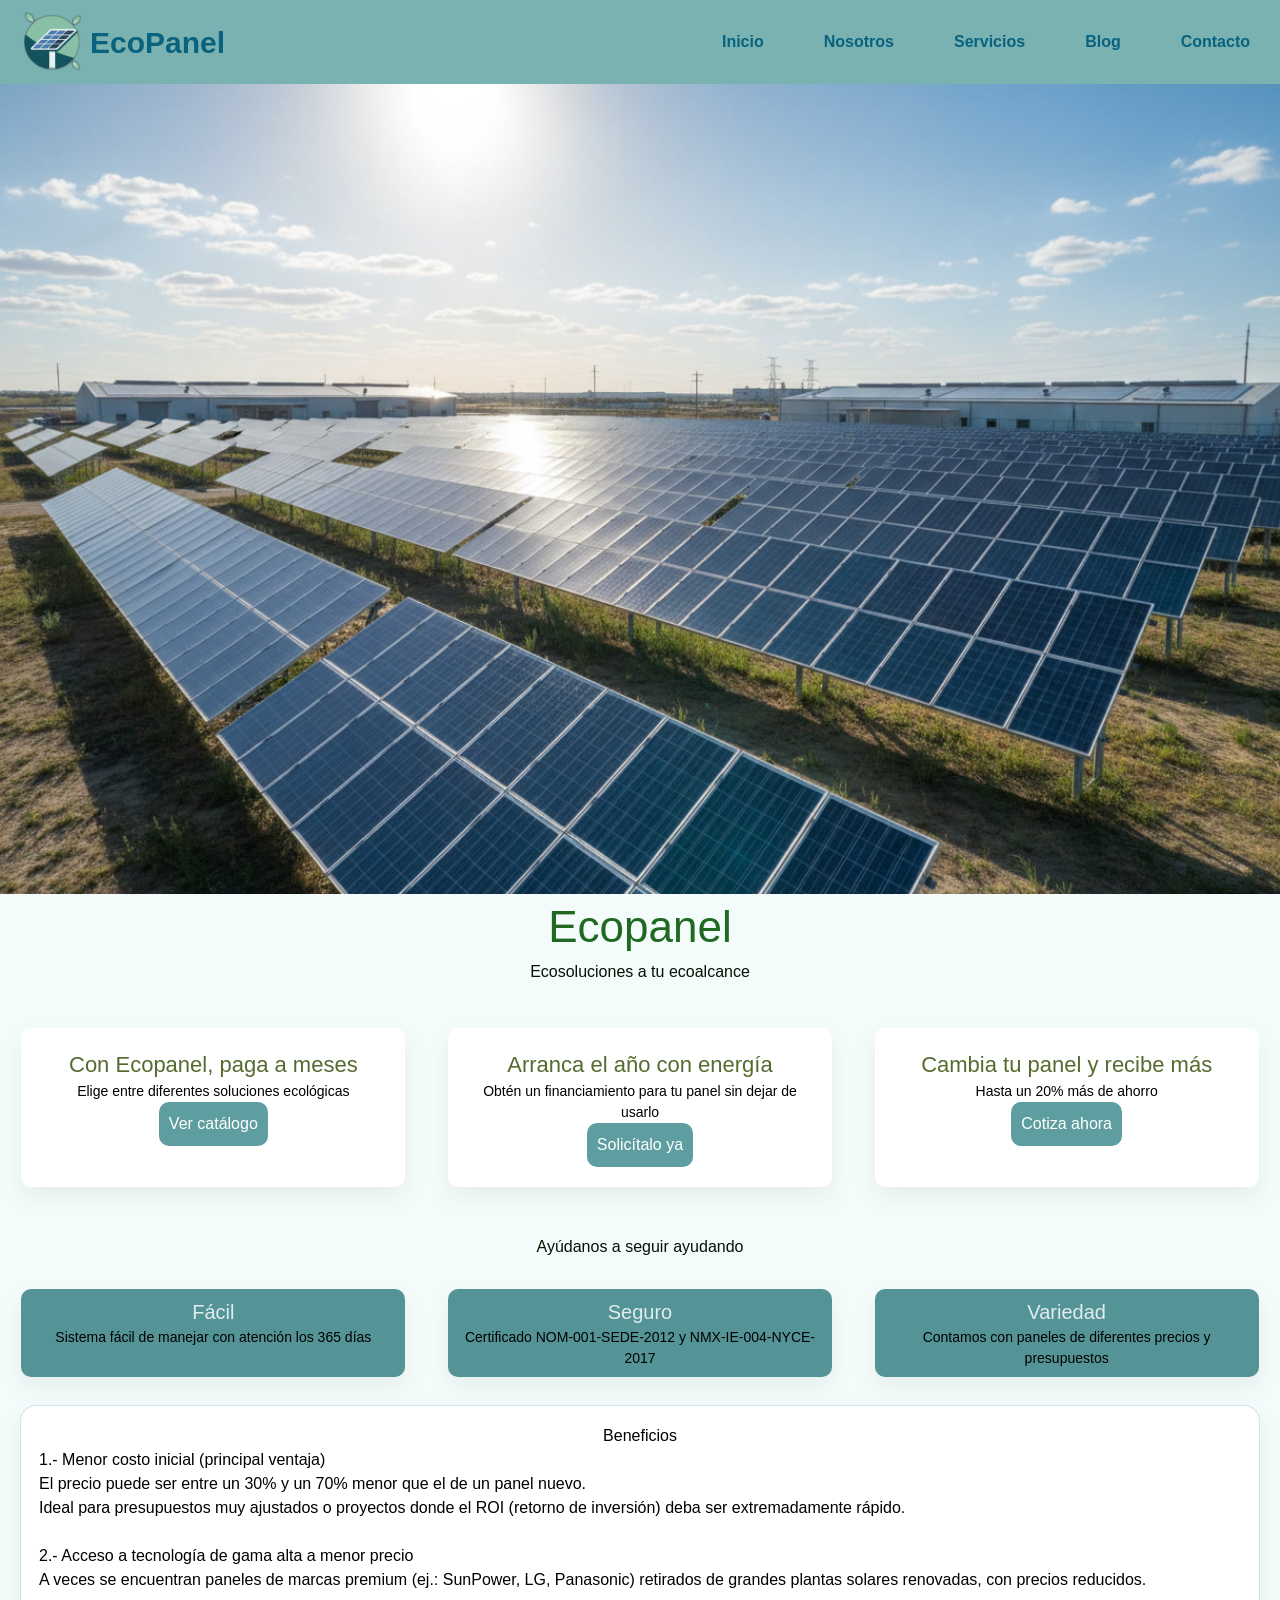
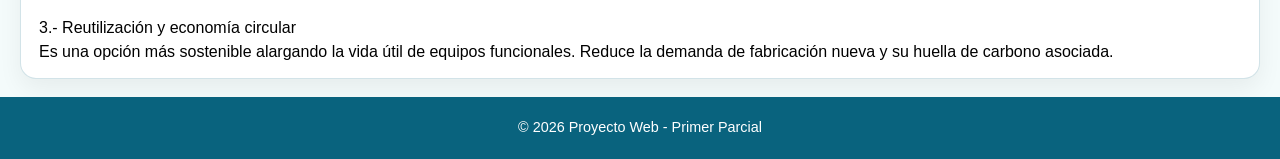
<file: index.html>
<!doctype html>
<html lang="en">
  <head>
    <meta charset="UTF-8" />
    <meta name="viewport" content="width=device-width, initial-scale=1.0" />
    <title>EcoPanel</title>
    <link
      rel="icon"
      type="image/x-Icon"
      href="./Assets/img/Icon-EcoPanel.PNG"
    />
    <link rel="stylesheet" href="./Assets/css/normalizer.css" />
    <link rel="stylesheet" href="./Assets/css/style1.css" />
    <link rel="stylesheet" href="./Assets/css/style2.css" />
  </head>
  <body>
    <header>
      <!--Menu de navegación-->
      <nav class="Menu-Navegacion">
        <ul class="nav-menu-logo">
          <li class="nav-menu-logo-li">
            <div>
              <a href="index.html">
                <img src="./Assets/img/Icon-EcoPanel.PNG" alt="Logo EcoPanel" />
              </a>
              <a href="index.html"> EcoPanel </a>
            </div>
          </li>
        </ul>
        <ul class="nav-menu">
          <li><a href="index.html">Inicio</a></li>
          <li><a href="Nosotros.html">Nosotros</a></li>
          <li class="Sub-menu">
            <a href="">Servicios</a>
            <ul>
              <li>
                <a href="./Compranos.html"
                  >Compranos
                  <img src="./Assets/img/flecha-right.png" alt="Flecha derecha"
                /></a>
              </li>
              <li>
                <a href="./Vendenos.html"
                  >Vendenos
                  <img src="./Assets/img/flecha-right.png" alt="Flecha derecha"
                /></a>
              </li>
            </ul>
          </li>
          <li><a href="Blog.html">Blog</a></li>
          <li><a href="Contacto.html">Contacto</a></li>
        </ul>
      </nav>
    </header>
    <!--Cuerpo-->
    <main>
      <!--Banner/Slide-->
      <div class="Container">
        <div class="slide">
          <ul>
            <li>
              <img src="./Assets/img/paneles-comerciales1.jpg" alt="img 1" />
            </li>
            <li>
              <img src="./Assets/img/paneles-comerciales2.jpg" alt="img 2" />
            </li>
            <li>
              <img src="./Assets/img/paneles-industriales.jpg" alt="img 3" />
            </li>
            <li>
              <img src="./Assets/img/paneles-residenciales.jpg" alt="img 4" />
            </li>
          </ul>
        </div>
      </div>
      <!--Contenido-->
      <h1 class="Inicio_titulo">Ecopanel</h1>
      <h3 class="Inicio_sub1">Ecosoluciones a tu ecoalcance</h3>
      <br />
      <div class="Inicio_b">
        <div class="Inicio_sec1">
          <h2 class="Inicio_h2">Con Ecopanel, paga a meses</h2>
          <p>Elige entre diferentes soluciones ecológicas</p>
          <button>Ver catálogo</button>
        </div>

        <div class="Inicio_sec1">
          <h2 class="Inicio_h2">Arranca el año con energía</h2>
          <p>Obtén un financiamiento para tu panel sin dejar de usarlo</p>
          <button>Solicítalo ya</button>
        </div>

        <div class="Inicio_sec1">
          <h2 class="Inicio_h2">Cambia tu panel y recibe más</h2>
          <p>Hasta un 20% más de ahorro</p>
          <button>Cotiza ahora</button>
        </div>
      </div>
      <br />
      <br />
      <h3 class="Inicio_sub2">Ayúdanos a seguir ayudando</h3>
      <div class="Inicio_b2">
        <div class="Inicio_sec2">
          <h2 class="Inicioh22">Fácil</h2>
          <p>Sistema fácil de manejar con atención los 365 días</p>
        </div>
        <div class="Inicio_sec2">
          <h2 class="Inicioh22">Seguro</h2>
          <p>Certificado NOM-001-SEDE-2012 y NMX-IE-004-NYCE-2017</p>
        </div>
        <div class="Inicio_sec2">
          <h2 class="Inicioh22">Variedad</h2>
          <p>Contamos con paneles de diferentes precios y presupuestos</p>
        </div>
      </div>

      <section class="Inicio_seccion1">
        <h2 class="Inicioh23">Beneficios</h2>
        <ol>
          <li>
            1.- Menor costo inicial (principal ventaja)
            <p>
              El precio puede ser entre un 30% y un 70% menor que el de un panel
              nuevo.<br />
              Ideal para presupuestos muy ajustados o proyectos donde el ROI
              (retorno de inversión) deba ser extremadamente rápido.
            </p>
          </li>
          <br />
          <li>
            2.- Acceso a tecnología de gama alta a menor precio
            <p>
              A veces se encuentran paneles de marcas premium (ej.: SunPower,
              LG, Panasonic) retirados de grandes plantas solares renovadas, con
              precios reducidos.
            </p>
          </li>
          <br />
          <li>
            3.- Reutilización y economía circular
            <p>
              Es una opción más sostenible alargando la vida útil de equipos
              funcionales. Reduce la demanda de fabricación nueva y su huella de
              carbono asociada.
            </p>
          </li>
        </ol>
      </section>

      <!--Fin Contenido-->
    </main>
    <!--Pie de Pagina-->
    <footer>
      <p>&copy; 2026 Proyecto Web - Primer Parcial</p>
    </footer>
  </body>
</html>
</file>
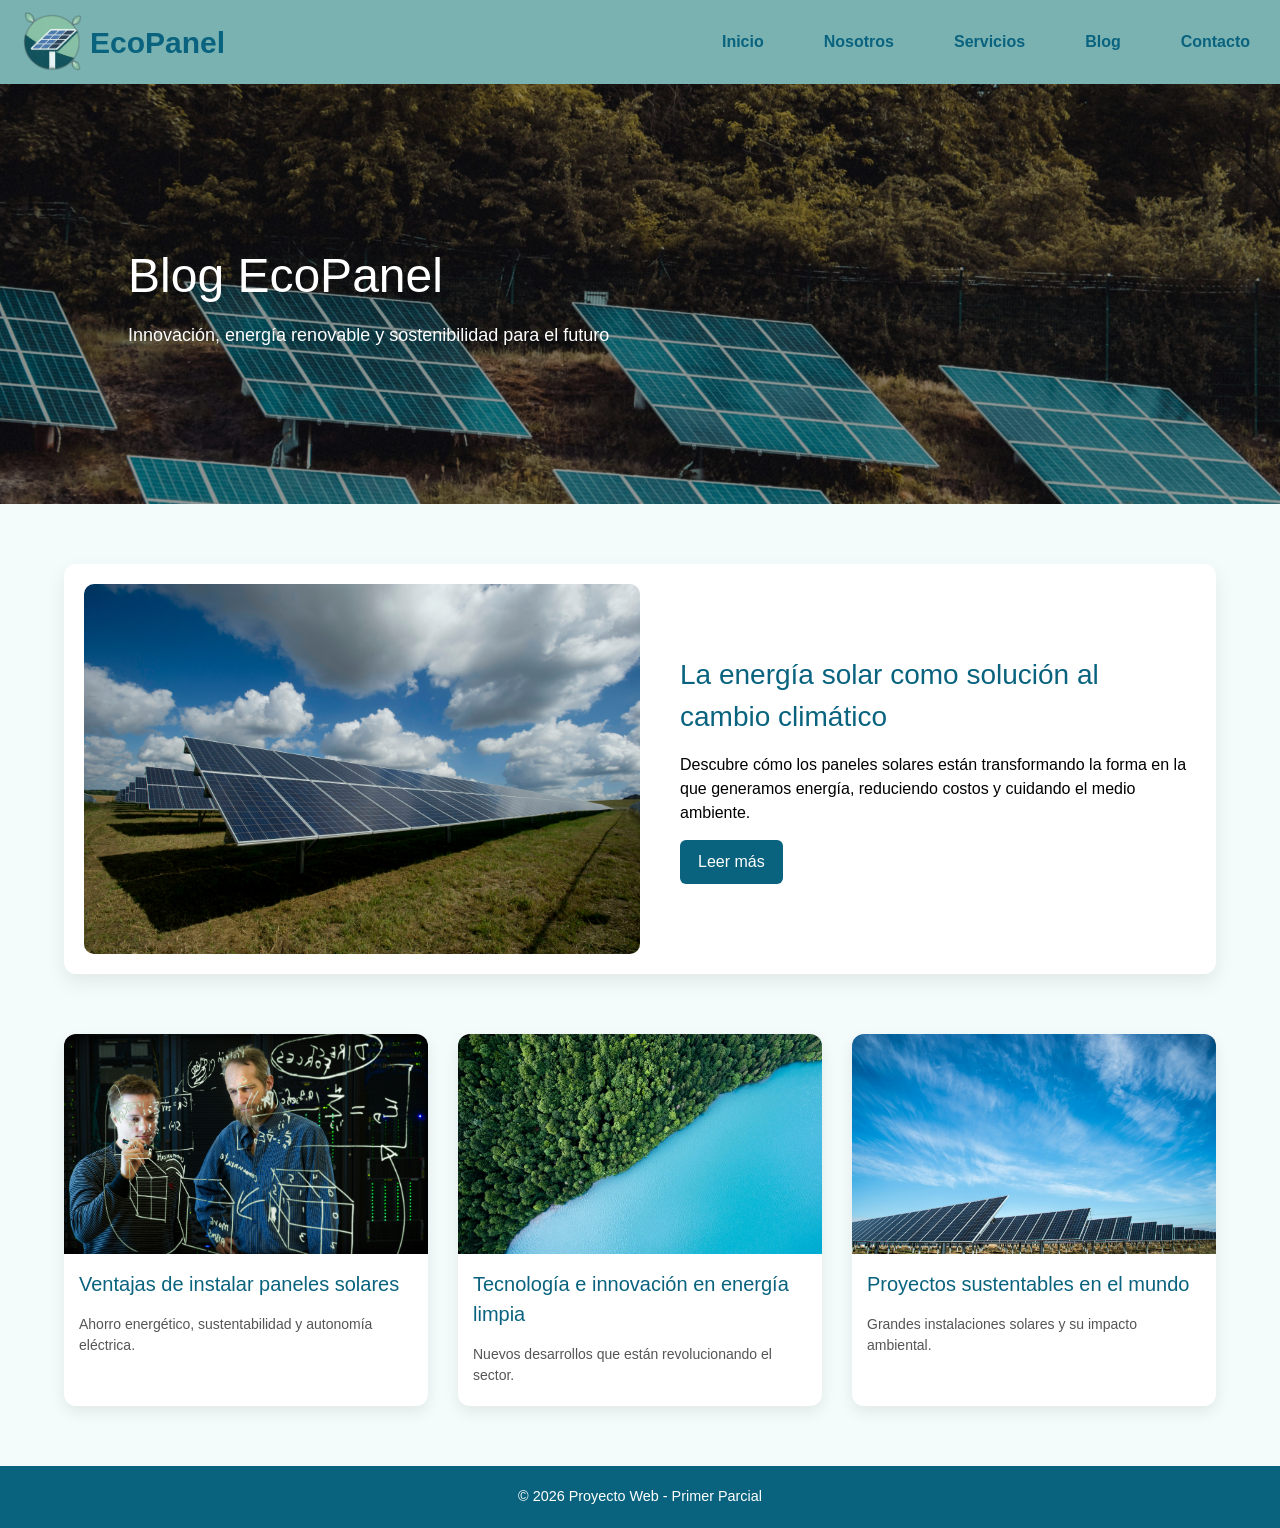
<file: Blog.html>
<!doctype html>
<html lang="en">
  <head>
    <meta charset="UTF-8" />
    <meta name="viewport" content="width=device-width, initial-scale=1.0" />
    <title>Blog | EcoPanel</title>
    <link
      rel="icon"
      type="image/x-Icon"
      href="./Assets/img/Icon-EcoPanel.PNG"
    />

    <link rel="stylesheet" href="./Assets/css/normalizer.css" />
    <link rel="stylesheet" href="./Assets/css/style1.css" />
    <link rel="stylesheet" href="./Assets/css/style6.css" />
  </head>

  <body>
    <header>
      <nav class="Menu-Navegacion">
        <ul class="nav-menu-logo">
          <li class="nav-menu-logo-li">
            <div>
              <a href="index.html">
                <img src="./Assets/img/Icon-EcoPanel.PNG" alt="Logo EcoPanel" />
              </a>
              <a href="index.html">EcoPanel</a>
            </div>
          </li>
        </ul>

        <ul class="nav-menu">
          <li><a href="index.html">Inicio</a></li>
          <li><a href="Nosotros.html">Nosotros</a></li>
          <li class="Sub-menu">
            <a href="">Servicios</a>
            <ul>
              <li>
                <a href="./Compranos.html"
                  >Compranos <img src="./Assets/img/flecha-right.png"
                /></a>
              </li>
              <li>
                <a href="./Vendenos.html"
                  >Vendenos <img src="./Assets/img/flecha-right.png"
                /></a>
              </li>
            </ul>
          </li>
          <li><a href="Blog.html">Blog</a></li>
          <li><a href="Contacto.html">Contacto</a></li>
        </ul>
      </nav>
    </header>

    <main>
      <!-- HERO BLOG -->
      <section class="blog-hero">
        <img src="./Assets/img/blog1.jpg" />
        <div class="blog-hero-text">
          <h1>Blog EcoPanel</h1>
          <p>Innovación, energía renovable y sostenibilidad para el futuro</p>
        </div>
      </section>

      <!-- CONTENIDO -->
      <section class="blog-container">
        <!-- ARTICULO PRINCIPAL -->
        <article class="blog-destacado">
          <img src="./Assets/img/blog2.jpg" />
          <div>
            <h2>La energía solar como solución al cambio climático</h2>
            <p>
              Descubre cómo los paneles solares están transformando la forma en
              la que generamos energía, reduciendo costos y cuidando el medio
              ambiente.
            </p>
            <a href="#">Leer más</a>
          </div>
        </article>

        <!-- GRID ARTICULOS -->
        <div class="blog-grid">
          <article class="blog-card">
            <img src="./Assets/img/blog3.jpg" />
            <h3>Ventajas de instalar paneles solares</h3>
            <p>Ahorro energético, sustentabilidad y autonomía eléctrica.</p>
          </article>

          <article class="blog-card">
            <img src="./Assets/img/blog4.jpg" />
            <h3>Tecnología e innovación en energía limpia</h3>
            <p>Nuevos desarrollos que están revolucionando el sector.</p>
          </article>

          <article class="blog-card">
            <img src="./Assets/img/blog5.jpg" />
            <h3>Proyectos sustentables en el mundo</h3>
            <p>Grandes instalaciones solares y su impacto ambiental.</p>
          </article>
        </div>
      </section>
    </main>

    <footer>
      <p>&copy; 2026 Proyecto Web - Primer Parcial</p>
    </footer>
  </body>
</html>
</file>
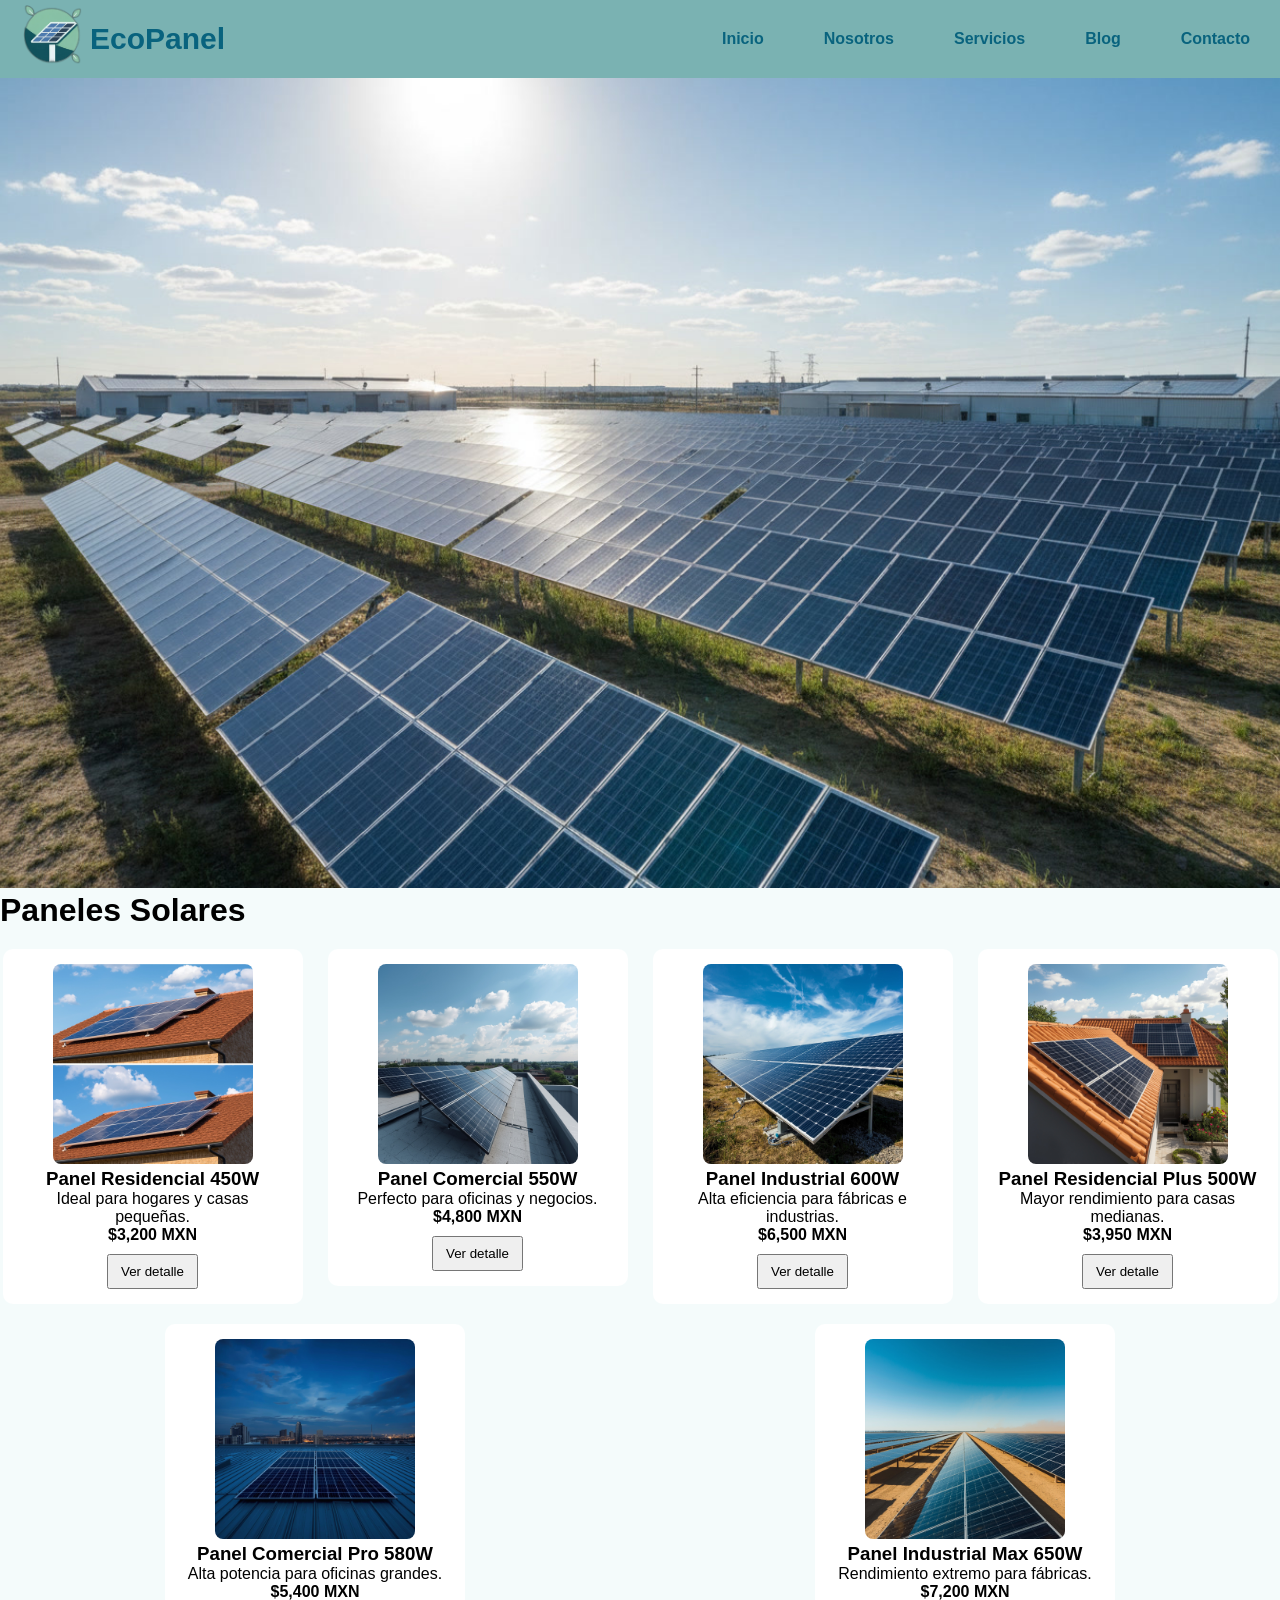
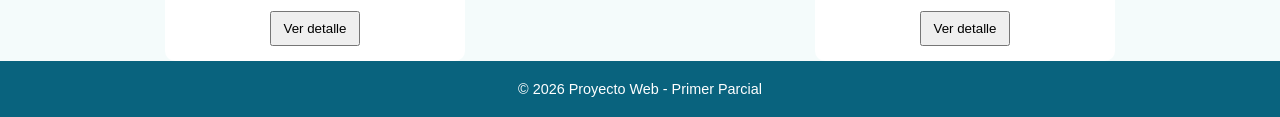
<file: Compranos.html>
<!doctype html>
<html lang="en">
  <head>
    <meta charset="UTF-8" />
    <meta name="viewport" content="width=device-width, initial-scale=1.0" />
    <title>EcoPanel</title>
    <link
      rel="icon"
      type="image/x-Icon"
      href="./Assets/img/Icon-EcoPanel.PNG"
    />
    <link rel="stylesheet" href="./Assets/css/style1.css" />
    <link rel="stylesheet" href="./Assets/css/style5.css" />
  </head>
  <body>
    <header>
      <!--Menu de navegación-->
      <nav class="Menu-Navegacion">
        <ul class="nav-menu-logo">
          <li class="nav-menu-logo-li">
            <div>
              <a href="index.html">
                <img src="./Assets/img/Icon-EcoPanel.PNG" alt="Logo EcoPanel" />
              </a>
              <a href="index.html"> EcoPanel </a>
            </div>
          </li>
        </ul>
        <ul class="nav-menu">
          <li><a href="index.html">Inicio</a></li>
          <li><a href="Nosotros.html">Nosotros</a></li>
          <li class="Sub-menu">
            <a href="">Servicios</a>
            <ul>
              <li>
                <a href="./Compranos.html"
                  >Compranos
                  <img src="./Assets/img/flecha-right.png" alt="Flecha derecha"
                /></a>
              </li>
              <li>
                <a href="./Vendenos.html"
                  >Vendenos
                  <img src="./Assets/img/flecha-right.png" alt="Flecha derecha"
                /></a>
              </li>
            </ul>
          </li>
          <li><a href="Blog.html">Blog</a></li>
          <li><a href="Contacto.html">Contacto</a></li>
        </ul>
      </nav>
    </header>
    <!--Cuerpo-->
    <main>
      <!--Banner/Slide-->
      <div class="Container">
        <div class="slide">
          <ul>
            <li>
              <img src="./Assets/img/paneles-comerciales1.jpg" alt="img 1" />
            </li>
            <li>
              <img src="./Assets/img/paneles-comerciales2.jpg" alt="img 2" />
            </li>
            <li>
              <img src="./Assets/img/paneles-industriales.jpg" alt="img 3" />
            </li>
            <li>
              <img src="./Assets/img/paneles-residenciales.jpg" alt="img 4" />
            </li>
          </ul>
        </div>
      </div>
      <!--Contenido-->
      <h1>Paneles Solares</h1>

      <div class="flex-contenedor">
        <div class="flex-item">
          <img
            src="./Assets/img/panel-residencial.jpg"
            alt="Panel Residencial"
          />
          <h3>Panel Residencial 450W</h3>
          <p>Ideal para hogares y casas pequeñas.</p>
          <p><strong>$3,200 MXN</strong></p>
          <a href="#"><button>Ver detalle</button></a>
        </div>

        <div class="flex-item">
          <img src="./Assets/img/panel-comercial.jpg" alt="Panel Comercial" />
          <h3>Panel Comercial 550W</h3>
          <p>Perfecto para oficinas y negocios.</p>
          <p><strong>$4,800 MXN</strong></p>
          <a href="#"><button>Ver detalle</button></a>
        </div>

        <div class="flex-item">
          <img
            src="./Assets/img/paneless-industriales.jpg"
            alt="Panel Industrial"
          />
          <h3>Panel Industrial 600W</h3>
          <p>Alta eficiencia para fábricas e industrias.</p>
          <p><strong>$6,500 MXN</strong></p>
          <a href="#"><button>Ver detalle</button></a>
        </div>

        <div class="flex-item">
          <img
            src="./Assets/img/residencial.jpg"
            alt="Panel Residencial Plus"
          />
          <h3>Panel Residencial Plus 500W</h3>
          <p>Mayor rendimiento para casas medianas.</p>
          <p><strong>$3,950 MXN</strong></p>
          <a href="#"><button>Ver detalle</button></a>
        </div>

        <div class="flex-item">
          <img src="./Assets/img/panel-comerrr.jpg" alt="Panel Comercial Pro" />
          <h3>Panel Comercial Pro 580W</h3>
          <p>Alta potencia para oficinas grandes.</p>
          <p><strong>$5,400 MXN</strong></p>
          <a href="#"><button>Ver detalle</button></a>
        </div>

        <div class="flex-item">
          <img src="./Assets/img/industrial2.jpg" alt="Panel Industrial Max" />
          <h3>Panel Industrial Max 650W</h3>
          <p>Rendimiento extremo para fábricas.</p>
          <p><strong>$7,200 MXN</strong></p>
          <a href="#"><button>Ver detalle</button></a>
        </div>
      </div>
    </main>
    <!--Pie de Pagina-->
    <footer>
      <p>&copy; 2026 Proyecto Web - Primer Parcial</p>
    </footer>
  </body>
</html>
</file>
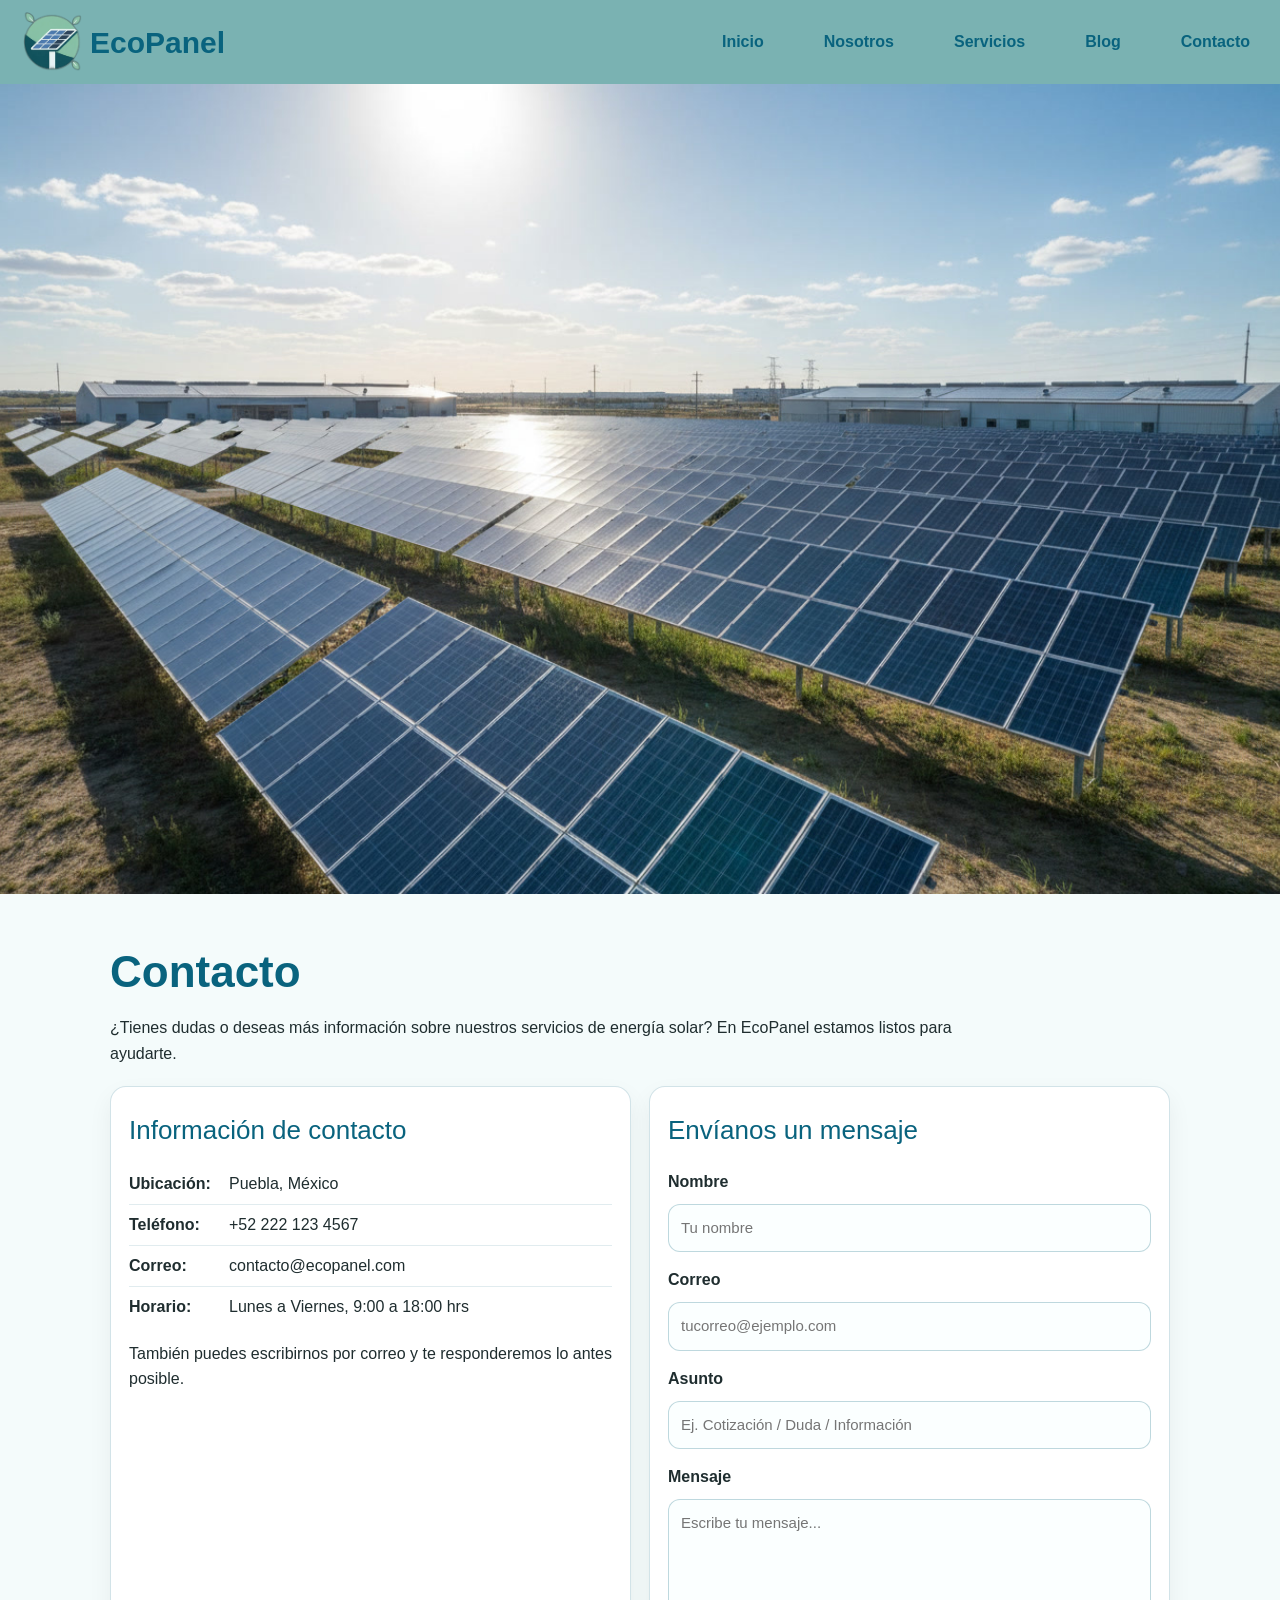
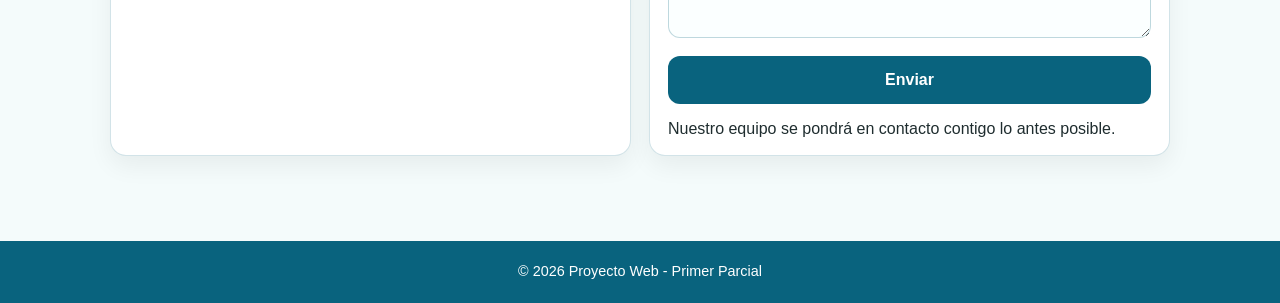
<file: Contacto.html>
<!doctype html>
<html lang="en">
  <head>
    <meta charset="UTF-8" />
    <meta name="viewport" content="width=device-width, initial-scale=1.0" />
    <title>EcoPanel</title>

    <link
      rel="icon"
      type="image/x-icon"
      href="./Assets/img/Icon-EcoPanel.PNG"
    />
    <link rel="stylesheet" href="./Assets/css/normalizer.css" />
    <link rel="stylesheet" href="./Assets/css/style1.css" />
    <link rel="stylesheet" href="./Assets/css/style7.css" />
  </head>

  <body>
    <header>
      <!--Menu de navegación-->
      <nav class="Menu-Navegacion">
        <ul class="nav-menu-logo">
          <li class="nav-menu-logo-li">
            <div>
              <a href="index.html">
                <img src="./Assets/img/Icon-EcoPanel.PNG" alt="Logo EcoPanel" />
              </a>
              <a href="index.html">EcoPanel</a>
            </div>
          </li>
        </ul>

        <ul class="nav-menu">
          <li><a href="index.html">Inicio</a></li>
          <li><a href="Nosotros.html">Nosotros</a></li>
          <li class="Sub-menu">
            <a href="#">Servicios</a>
            <ul>
              <li>
                <a href="Compranos.html"
                  >Compranos
                  <img src="./Assets/img/flecha-right.png" alt="Flecha derecha"
                /></a>
              </li>
              <li>
                <a href="Vendenos.html"
                  >Vendenos
                  <img src="./Assets/img/flecha-right.png" alt="Flecha derecha"
                /></a>
              </li>
            </ul>
          </li>
          <li><a href="Blog.html">Blog</a></li>
          <li><a href="Contacto.html">Contacto</a></li>
        </ul>
      </nav>
    </header>

    <main>
      <!--Banner/Slide-->
      <div class="Container">
        <div class="slide">
          <ul>
            <li>
              <img src="./Assets/img/paneles-comerciales1.jpg" alt="img 1" />
            </li>
            <li>
              <img src="./Assets/img/paneles-comerciales2.jpg" alt="img 2" />
            </li>
            <li>
              <img src="./Assets/img/paneles-industriales.jpg" alt="img 3" />
            </li>
            <li>
              <img src="./Assets/img/paneles-residenciales.jpg" alt="img 4" />
            </li>
          </ul>
        </div>
      </div>

      <!--Contenido-->
      <section class="contacto">
        <h1>Contacto</h1>
        <p class="contacto-intro">
          ¿Tienes dudas o deseas más información sobre nuestros servicios de
          energía solar? En EcoPanel estamos listos para ayudarte.
        </p>

        <div class="contacto-grid">
          <!-- Tarjeta: Información -->
          <div class="contacto-card">
            <h2>Información de contacto</h2>

            <div class="contacto-item">
              <span class="contacto-label">Ubicación:</span>
              <span class="contacto-value">Puebla, México</span>
            </div>

            <div class="contacto-item">
              <span class="contacto-label">Teléfono:</span>
              <span class="contacto-value">+52 222 123 4567</span>
            </div>

            <div class="contacto-item">
              <span class="contacto-label">Correo:</span>
              <span class="contacto-value">contacto@ecopanel.com</span>
            </div>

            <div class="contacto-item">
              <span class="contacto-label">Horario:</span>
              <span class="contacto-value"
                >Lunes a Viernes, 9:00 a 18:00 hrs</span
              >
            </div>

            <p class="contacto-nota">
              También puedes escribirnos por correo y te responderemos lo antes
              posible.
            </p>
          </div>

          <!-- Tarjeta: Formulario -->
          <div class="contacto-card">
            <h2>Envíanos un mensaje</h2>

            <!-- Formulario solo visual (proyecto escolar) -->
            <form class="contacto-form" action="#" method="post">
              <label for="nombre">Nombre</label>
              <input
                id="nombre"
                name="nombre"
                type="text"
                placeholder="Tu nombre"
                required
              />

              <label for="email">Correo</label>
              <input
                id="email"
                name="email"
                type="email"
                placeholder="tucorreo@ejemplo.com"
                required
              />

              <label for="asunto">Asunto</label>
              <input
                id="asunto"
                name="asunto"
                type="text"
                placeholder="Ej. Cotización / Duda / Información"
                required
              />

              <label for="mensaje">Mensaje</label>
              <textarea
                id="mensaje"
                name="mensaje"
                rows="5"
                placeholder="Escribe tu mensaje..."
                required
              ></textarea>

              <button type="submit">Enviar</button>
            </form>

            <p class="contacto-cierre">
              Nuestro equipo se pondrá en contacto contigo lo antes posible.
            </p>
          </div>
        </div>
      </section>
      <!--Fin Contenido-->
    </main>

    <footer>
      <p>&copy; 2026 Proyecto Web - Primer Parcial</p>
    </footer>
  </body>
</html>
</file>
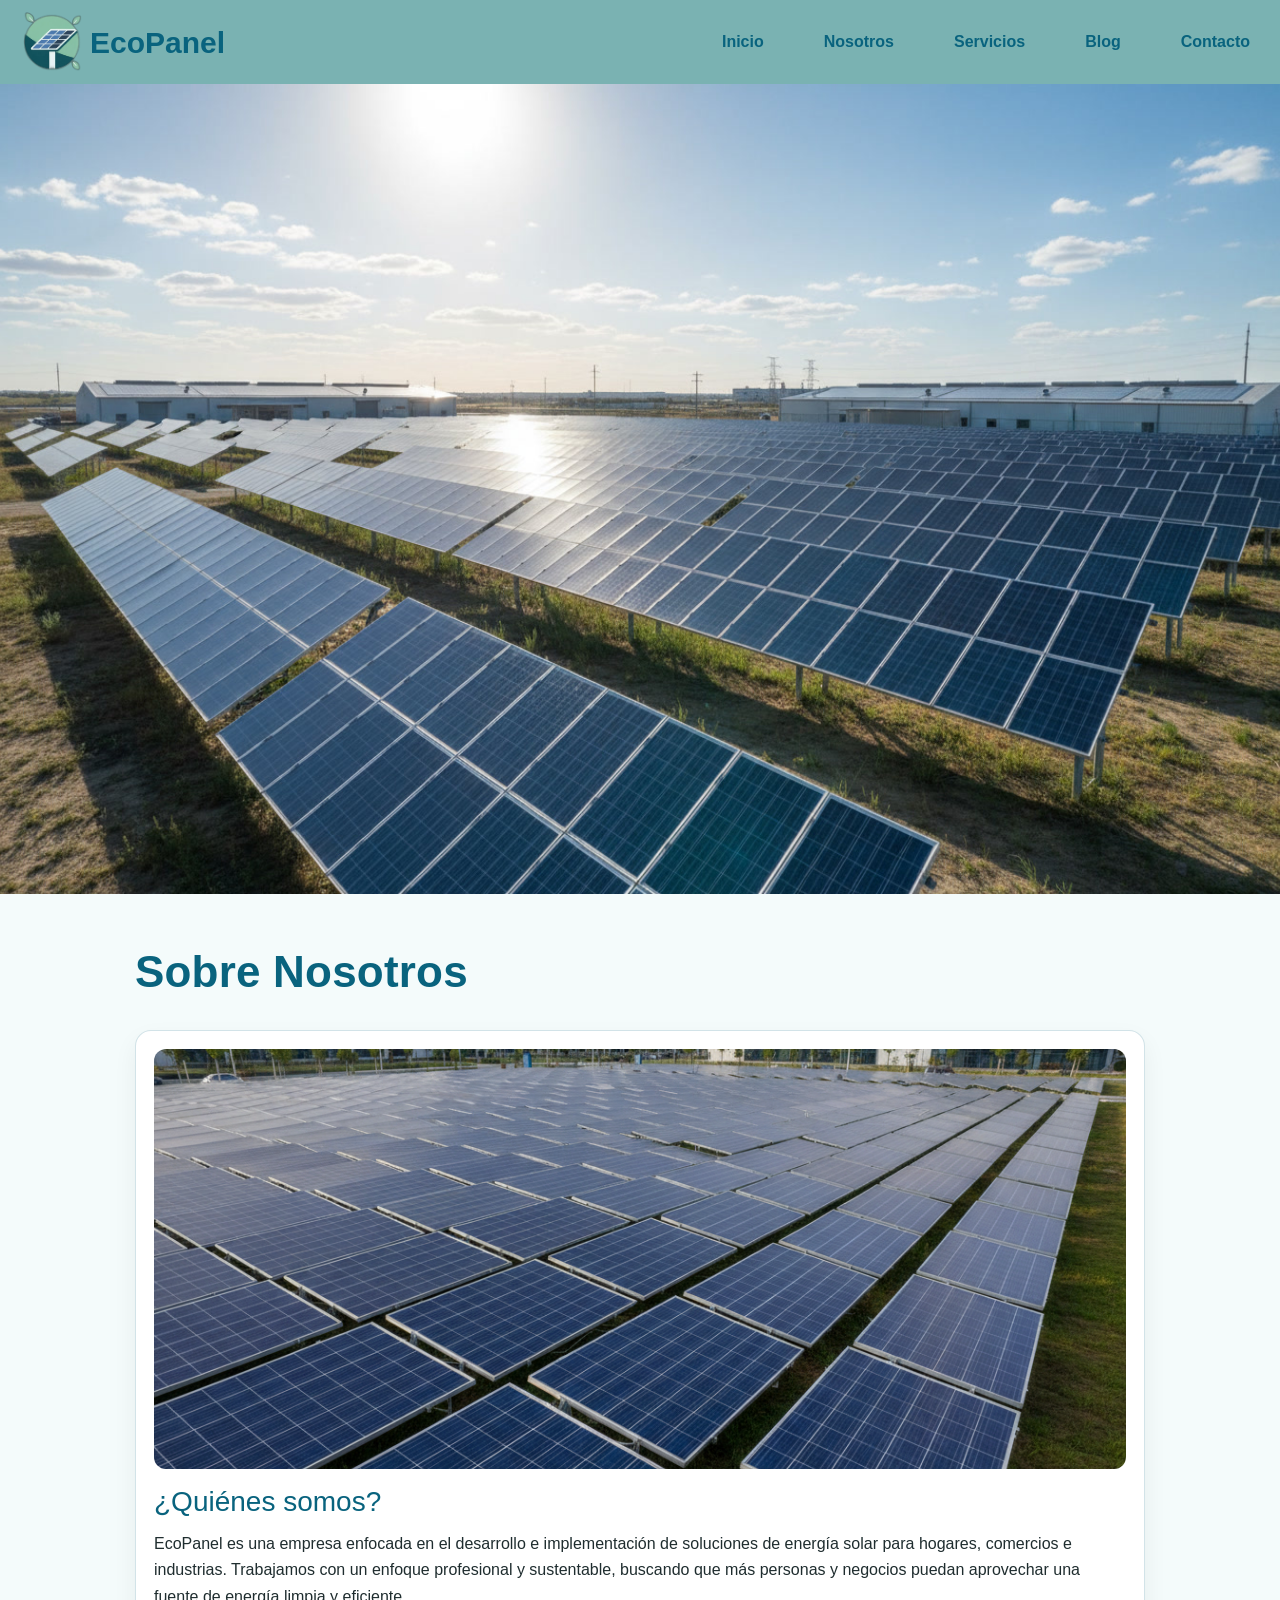
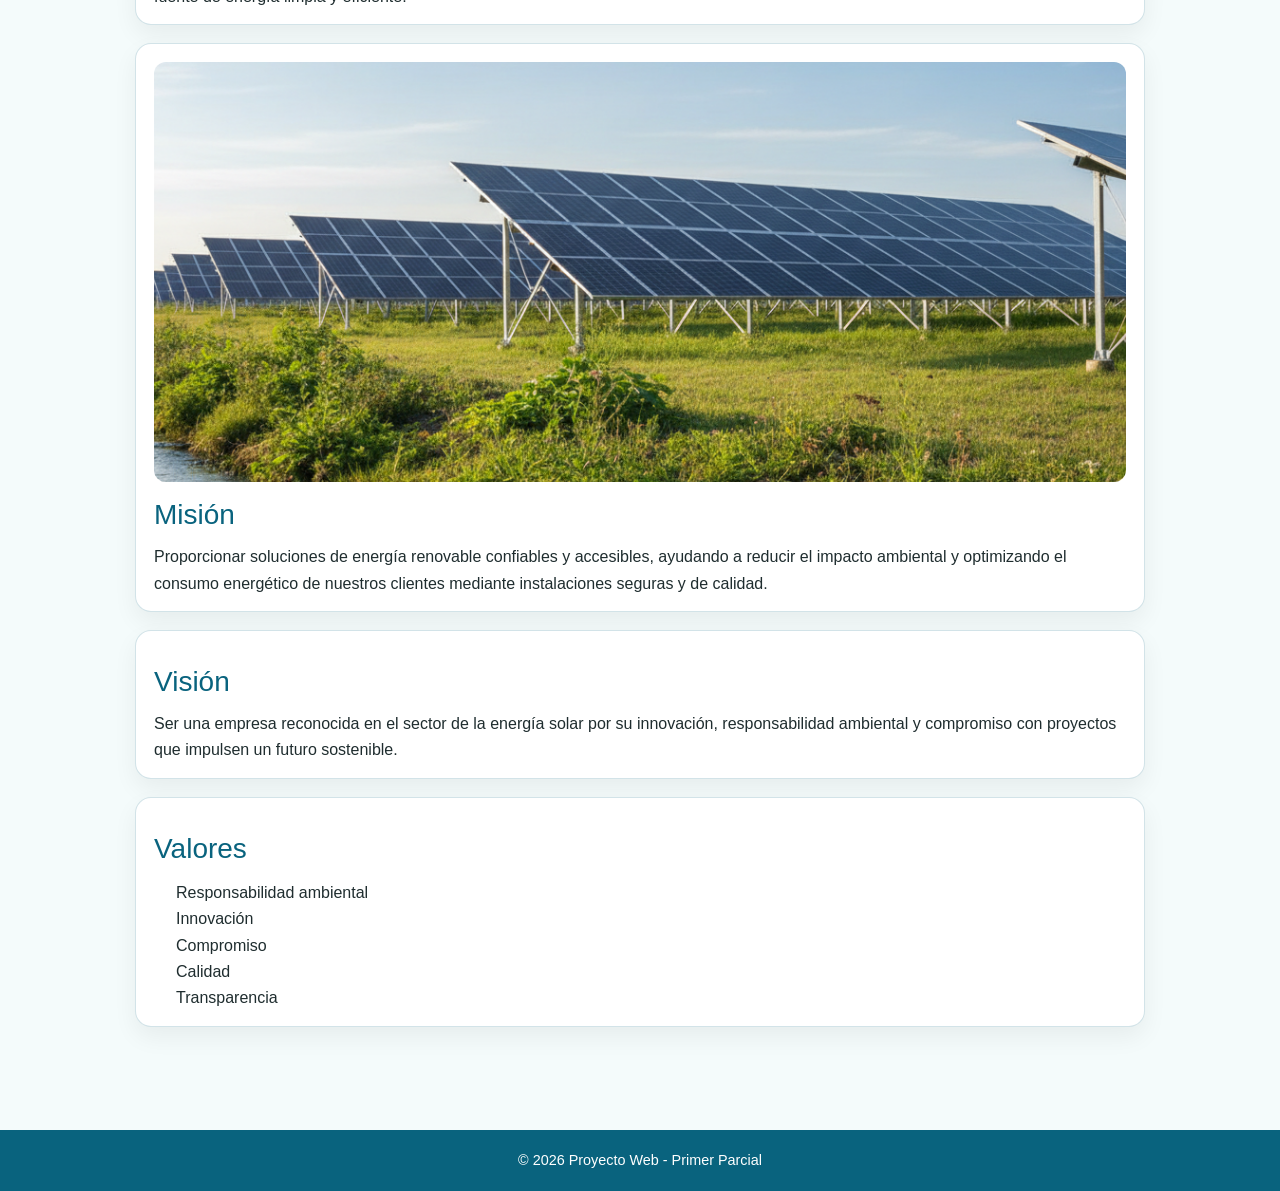
<file: Nosotros.html>
<!doctype html>
<html lang="en">
  <head>
    <meta charset="UTF-8" />
    <meta name="viewport" content="width=device-width, initial-scale=1.0" />
    <title>EcoPanel</title>
    <link
      rel="icon"
      type="image/x-Icon"
      href="./Assets/img/Icon-EcoPanel.PNG"
    />
    <link rel="stylesheet" href="./Assets/css/normalizer.css" />
    <link rel="stylesheet" href="./Assets/css/style1.css" />
    <link rel="stylesheet" href="./Assets/css/style3.css" />
  </head>
  <body>
    <header>
      <!--Menu de navegación-->
      <nav class="Menu-Navegacion">
        <ul class="nav-menu-logo">
          <li class="nav-menu-logo-li">
            <div>
              <a href="index.html">
                <img src="./Assets/img/Icon-EcoPanel.PNG" alt="Logo EcoPanel" />
              </a>
              <a href="index.html"> EcoPanel </a>
            </div>
          </li>
        </ul>
        <ul class="nav-menu">
          <li><a href="index.html">Inicio</a></li>
          <li><a href="Nosotros.html">Nosotros</a></li>
          <li class="Sub-menu">
            <a href="">Servicios</a>
            <ul>
              <li>
                <a href="./Compranos.html"
                  >Compranos
                  <img src="./Assets/img/flecha-right.png" alt="Flecha derecha"
                /></a>
              </li>
              <li>
                <a href="./Vendenos.html"
                  >Vendenos
                  <img src="./Assets/img/flecha-right.png" alt="Flecha derecha"
                /></a>
              </li>
            </ul>
          </li>
          <li><a href="Blog.html">Blog</a></li>
          <li><a href="Contacto.html">Contacto</a></li>
        </ul>
      </nav>
    </header>
    <!--Cuerpo-->
    <main>
      <!--Banner/Slide-->
      <div class="Container">
        <div class="slide">
          <ul>
            <li>
              <img src="./Assets/img/paneles-comerciales1.jpg" alt="img 1" />
            </li>
            <li>
              <img src="./Assets/img/paneles-comerciales2.jpg" alt="img 2" />
            </li>
            <li>
              <img src="./Assets/img/paneles-industriales.jpg" alt="img 3" />
            </li>
            <li>
              <img src="./Assets/img/paneles-residenciales.jpg" alt="img 4" />
            </li>
          </ul>
        </div>
      </div>
      <!-- ================= CONTENIDO NOSOTROS ================= -->
      <section class="nosotros">
        <h1>Sobre Nosotros</h1>

        <!-- Bloque 1: ¿Quiénes somos? -->
        <div class="nosotros-bloque">
          <img
            src="./Assets/img/nosotros-industrial.png"
            alt="Instalación industrial de paneles solares EcoPanel"
          />
          <h2>¿Quiénes somos?</h2>
          <p>
            EcoPanel es una empresa enfocada en el desarrollo e implementación
            de soluciones de energía solar para hogares, comercios e industrias.
            Trabajamos con un enfoque profesional y sustentable, buscando que
            más personas y negocios puedan aprovechar una fuente de energía
            limpia y eficiente.
          </p>
        </div>

        <!-- Bloque 2: Misión -->
        <div class="nosotros-bloque">
          <img
            src="./Assets/img/nosotros-ecologico.png"
            alt="Paneles solares en un entorno natural y sostenible"
          />
          <h2>Misión</h2>
          <p>
            Proporcionar soluciones de energía renovable confiables y
            accesibles, ayudando a reducir el impacto ambiental y optimizando el
            consumo energético de nuestros clientes mediante instalaciones
            seguras y de calidad.
          </p>
        </div>

        <!-- Bloque 3: Visión -->
        <div class="nosotros-bloque">
          <h2>Visión</h2>
          <p>
            Ser una empresa reconocida en el sector de la energía solar por su
            innovación, responsabilidad ambiental y compromiso con proyectos que
            impulsen un futuro sostenible.
          </p>
        </div>

        <!-- Bloque 4: Valores -->
        <div class="nosotros-bloque">
          <h2>Valores</h2>
          <ul>
            <li>Responsabilidad ambiental</li>
            <li>Innovación</li>
            <li>Compromiso</li>
            <li>Calidad</li>
            <li>Transparencia</li>
          </ul>
        </div>
      </section>
      <!-- ================= FIN CONTENIDO NOSOTROS ================= -->
    </main>
    <!--Pie de Pagina-->
    <footer>
      <p>&copy; 2026 Proyecto Web - Primer Parcial</p>
    </footer>
  </body>
</html>
</file>
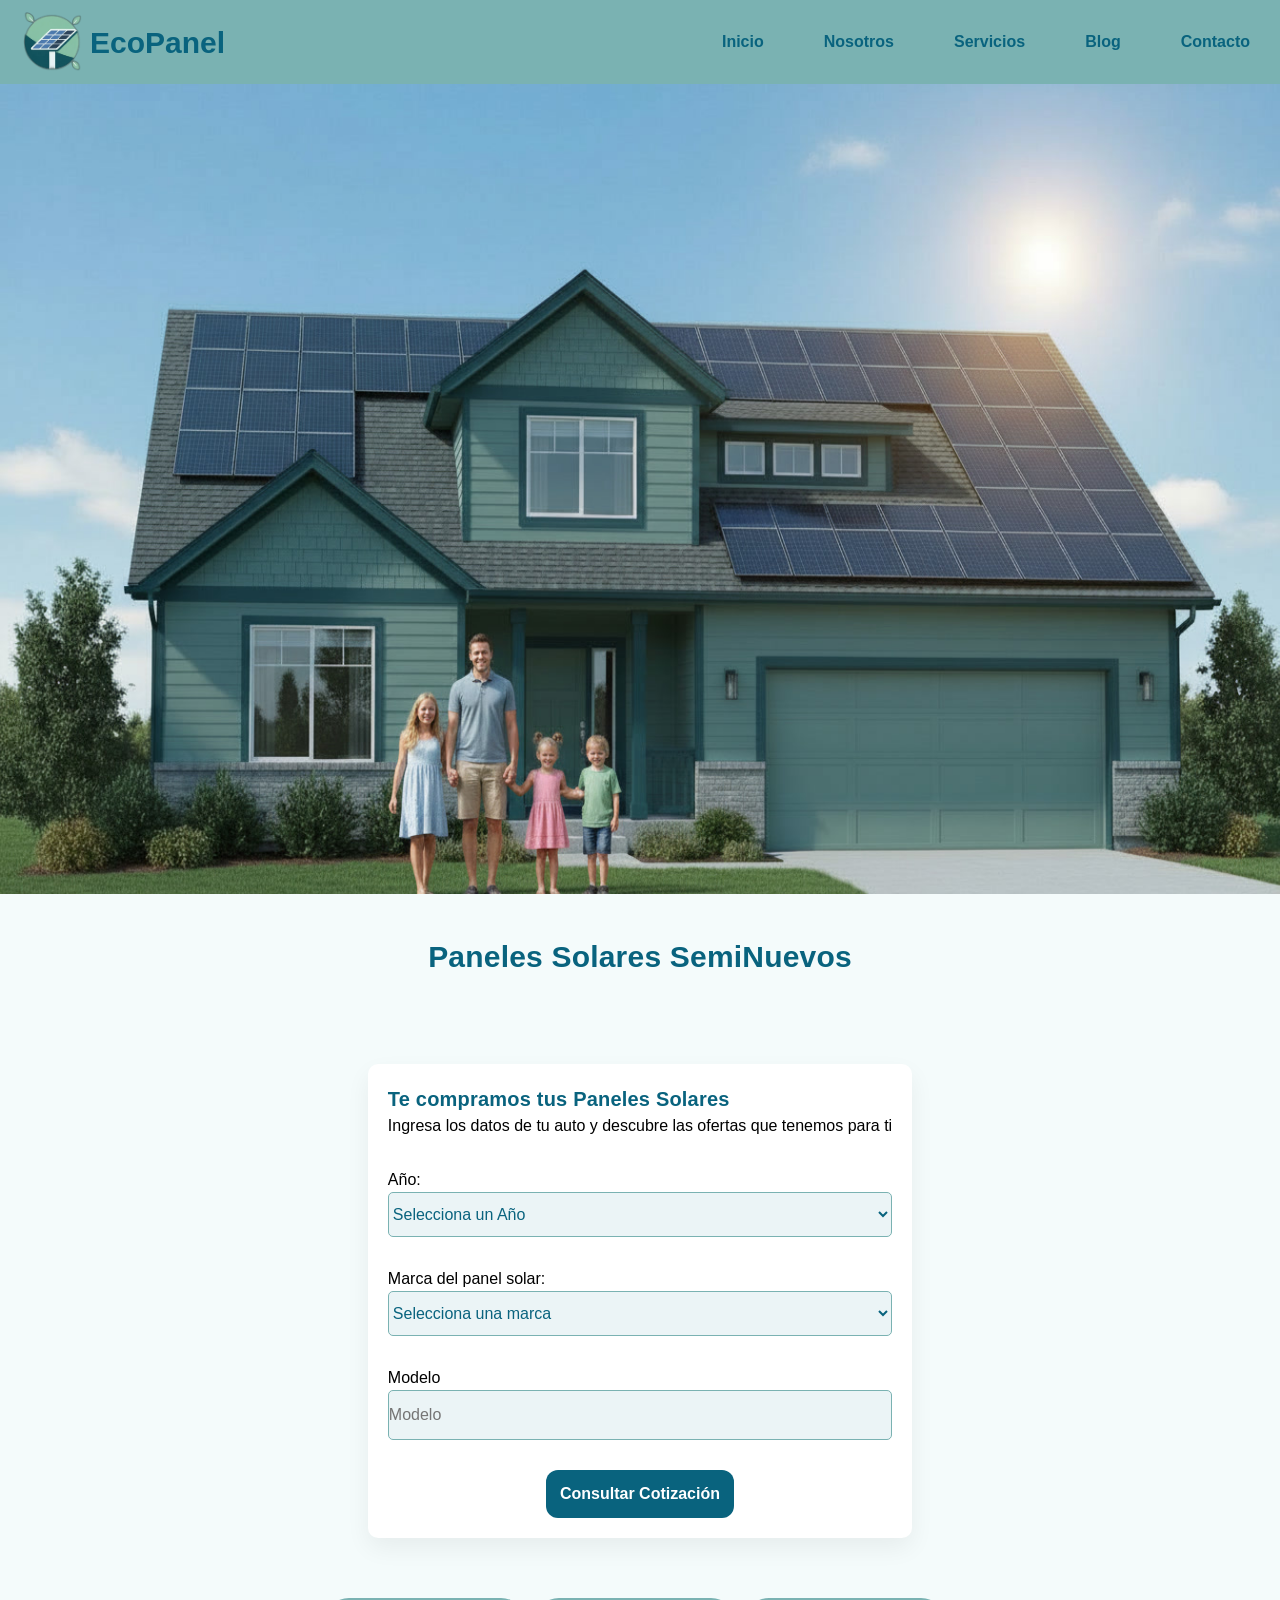
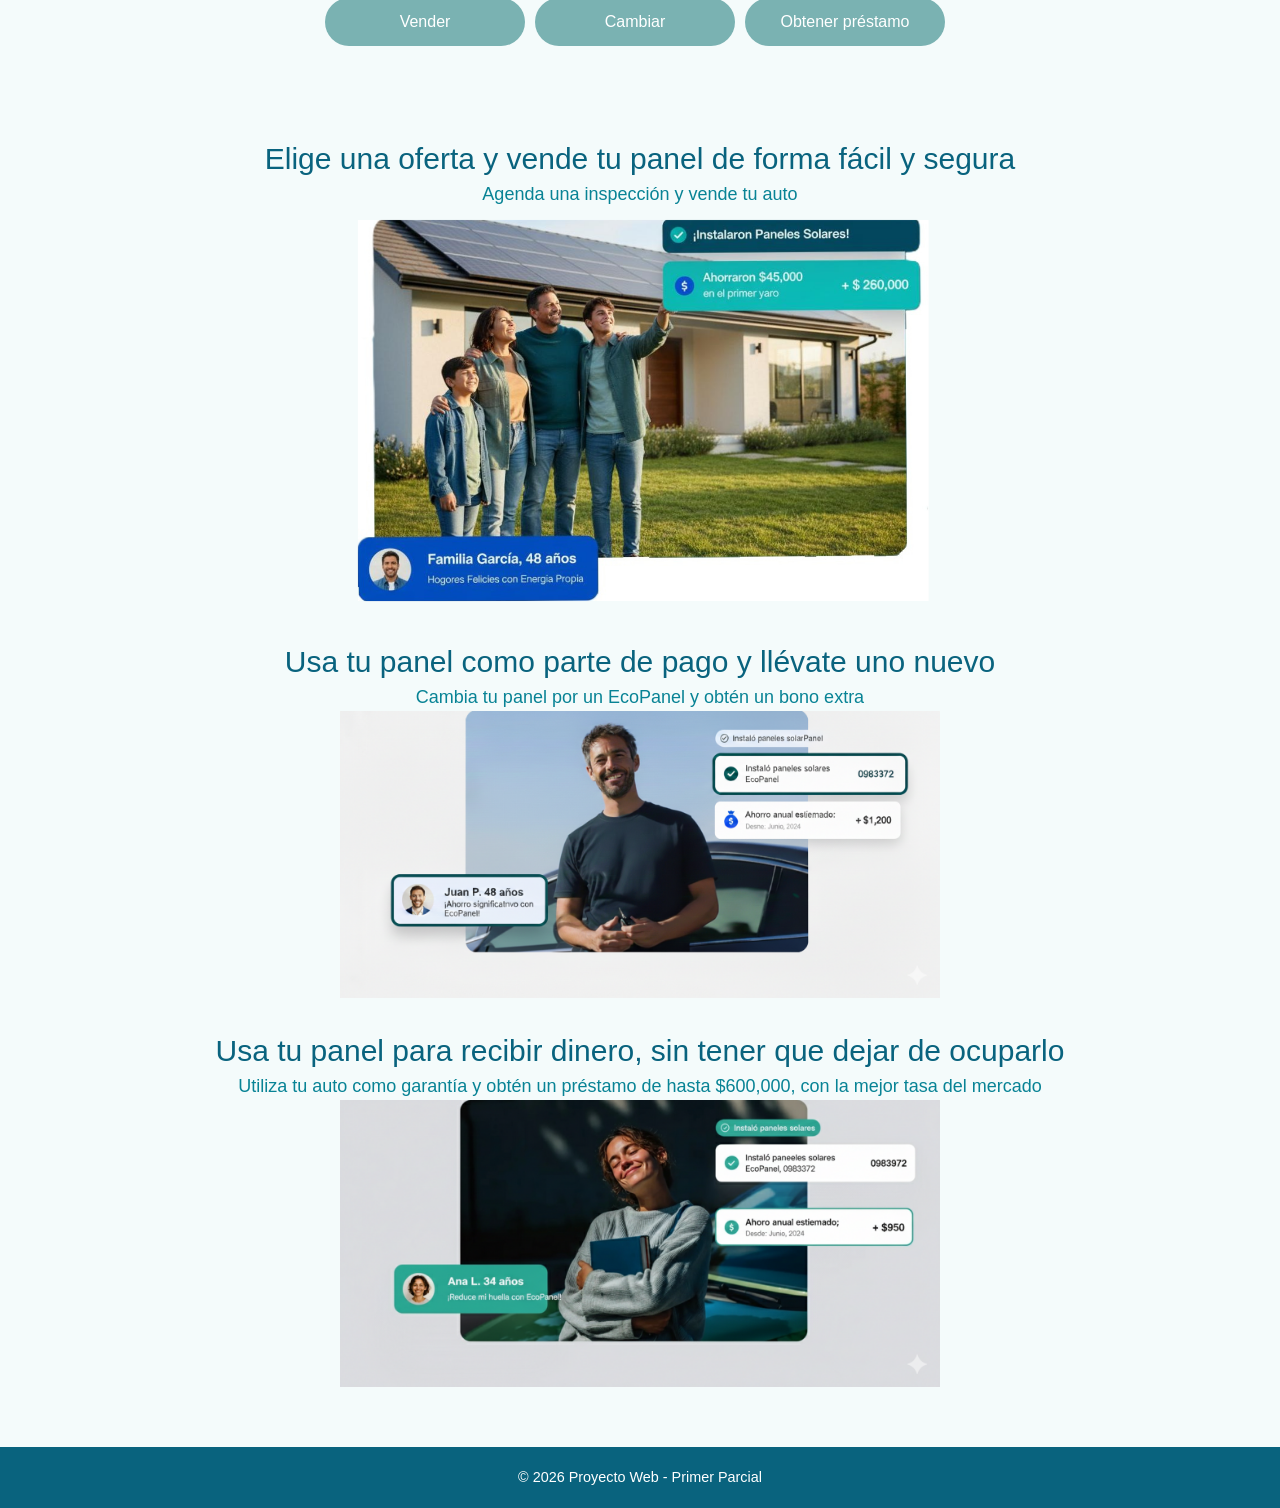
<file: Vendenos.html>
<!doctype html>
<html lang="en">
  <head>
    <meta charset="UTF-8" />
    <meta name="viewport" content="width=device-width, initial-scale=1.0" />
    <title>EcoPanel</title>
    <link
      rel="icon"
      type="image/x-Icon"
      href="./Assets/img/Icon-EcoPanel.PNG"
    />
    <link rel="stylesheet" href="./Assets/css/normalizer.css" />
    <link rel="stylesheet" href="./Assets/css/style1.css" />
    <link rel="stylesheet" href="./Assets/css/style4.css" />
  </head>
  <body>
    <header>
      <!--Menu de navegación-->
      <nav class="Menu-Navegacion">
        <ul class="nav-menu-logo">
          <li class="nav-menu-logo-li">
            <div>
              <a href="index.html">
                <img src="./Assets/img/Icon-EcoPanel.PNG" alt="Logo EcoPanel" />
              </a>
              <a href="index.html"> EcoPanel </a>
            </div>
          </li>
        </ul>
        <ul class="nav-menu">
          <li><a href="index.html">Inicio</a></li>
          <li><a href="Nosotros.html">Nosotros</a></li>
          <li class="Sub-menu">
            <a href="">Servicios</a>
            <ul>
              <li>
                <a href="./Compranos.html"
                  >Compranos
                  <img src="./Assets/img/flecha-right.png" alt="Flecha derecha"
                /></a>
              </li>
              <li>
                <a href="./Vendenos.html"
                  >Vendenos
                  <img src="./Assets/img/flecha-right.png" alt="Flecha derecha"
                /></a>
              </li>
            </ul>
          </li>
          <li><a href="Blog.html">Blog</a></li>
          <li><a href="Contacto.html">Contacto</a></li>
        </ul>
      </nav>
    </header>
    <!--Cuerpo-->
    <main>
      <!--Banner/Slide-->
      <div class="Container">
        <div class="slide">
          <ul>
            <li>
              <img src="./Assets/img/paneles-residenciales.jpg" alt="img 1" />
            </li>
            <li>
              <img src="./Assets/img/paneles-comerciales1.jpg" alt="img 2" />
            </li>
            <li>
              <img src="./Assets/img/paneles-comerciales2.jpg" alt="img 3" />
            </li>
            <li>
              <img src="./Assets/img/paneles-industriales.jpg" alt="img 4" />
            </li>
          </ul>
        </div>
      </div>
      <!--Contenido-->
      <div class="Contenido-Principal">
        <div class="Titulo">
          <h1>Paneles Solares SemiNuevos</h1>
        </div>
        <form action="">
          <div class="Panel-Datos">
            <h2>Te compramos tus Paneles Solares</h2>
            <p>
              Ingresa los datos de tu auto y descubre las ofertas que tenemos
              para ti
            </p>
            <section>
              <div class="Lista-Años">
                <label for="año">Año:</label><br />
                <select id="año" name="pais">
                  <option value="">Selecciona un Año</option>
                  <option value="2026">2026</option>
                  <option value="2025">2025</option>
                  <option value="2024">2024</option>
                  <option value="2023">2023</option>
                  <option value="2022">2022</option>
                  <option value="2021">2021</option>
                  <option value="2020">2020</option>
                  <option value="2019">2019</option>
                  <option value="2018">2018</option>
                  <option value="2017">2017</option>
                  <option value="2016">2016</option>
                  <option value="2015">2015</option>
                  <option value="2014">2014</option>
                  <option value="2013">2013</option>
                  <option value="2012">2012</option>
                  <option value="2011">2011</option>
                  <option value="2010">2010</option>
                  <option value="2009">2009</option>
                  <option value="2008">2008</option>
                  <option value="2007">2007</option>
                  <option value="2006">2006</option>
                  <option value="2005">2005</option>
                  <option value="2004">2004</option>
                  <option value="2003">2003</option>
                  <option value="2002">2002</option>
                  <option value="2001">2001</option>
                  <option value="2000">2000</option>
                  <option value="1999">1999</option>
                  <option value="1998">1998</option>
                  <option value="1997">1997</option>
                  <option value="1996">1996</option>
                  <option value="1995">1995</option>
                  <option value="1994">1994</option>
                  <option value="1993">1993</option>
                  <option value="1992">1992</option>
                  <option value="1991">1991</option>
                  <option value="1990">1990</option>
                  <option value="1989">1989</option>
                  <option value="1988">1988</option>
                  <option value="1987">1987</option>
                  <option value="1986">1986</option>
                  <option value="1985">1985</option>
                  <option value="1984">1984</option>
                  <option value="1983">1983</option>
                  <option value="1982">1982</option>
                  <option value="1981">1981</option>
                  <option value="1980">1980</option>
                  <option value="1979">1979</option>
                  <option value="1978">1978</option>
                  <option value="1977">1977</option>
                  <option value="1976">1976</option>
                  <option value="1975">1975</option>
                  <option value="1974">1974</option>
                  <option value="1973">1973</option>
                  <option value="1972">1972</option>
                  <option value="1971">1971</option>
                  <option value="1970">1970</option>
                </select>
              </div>

              <div class="Lista-Marcas">
                <label for="marca_panel">Marca del panel solar:</label><br />
                <select id="marca_panel" name="marca_panel">
                  <option value="">Selecciona una marca</option>

                  <option value="Canadian Solar">Canadian Solar</option>
                  <option value="Jinko Solar">Jinko Solar</option>
                  <option value="Trina Solar">Trina Solar</option>
                  <option value="LONGi Solar">LONGi Solar</option>
                  <option value="JA Solar">JA Solar</option>
                  <option value="SunPower">SunPower</option>
                  <option value="First Solar">First Solar</option>
                  <option value="REC Solar">REC Solar</option>
                  <option value="Hanwha Q CELLS">Hanwha Q CELLS</option>
                  <option value="Risen Energy">Risen Energy</option>
                  <option value="Astronergy">Astronergy</option>
                  <option value="VSUN">VSUN</option>
                  <option value="Sharp Solar">Sharp Solar</option>
                  <option value="Panasonic Solar">Panasonic Solar</option>
                  <option value="LG Solar">LG Solar</option>
                  <option value="Seraphim">Seraphim</option>
                  <option value="Phono Solar">Phono Solar</option>
                  <option value="ZNShine Solar">ZNShine Solar</option>
                  <option value="SunTech">SunTech</option>
                  <option value="Hyundai Energy Solutions">
                    Hyundai Energy Solutions
                  </option>
                  <option value="Yingli Solar">Yingli Solar</option>
                  <option value="Talesun Solar">Talesun Solar</option>
                  <option value="GCL System Integration">
                    GCL System Integration
                  </option>
                  <option value="ET Solar">ET Solar</option>
                  <option value="Mission Solar">Mission Solar</option>
                  <option value="BlueSun Solar">BlueSun Solar</option>
                  <option value="Boviet Solar">Boviet Solar</option>
                  <option value="Eco Green Energy">Eco Green Energy</option>
                  <option value="Renesola">Renesola</option>
                </select>

                <div>
                  <label for="modelo">Modelo</label><br />
                  <input
                    type="text"
                    name="modelo"
                    id="Modelo"
                    placeholder="Modelo"
                  />
                </div>
              </div>
              <button>Consultar Cotización</button>
            </section>
          </div>
        </form>
        <div class="Navegacion-Articulos">
          <ul>
            <li><a href="#Vender">Vender</a></li>
            <li><a href="#Cambiar">Cambiar</a></li>
            <li><a href="#ObtenerPrestamo">Obtener préstamo</a></li>
          </ul>
        </div>
        <div class="Confianza">
          <div id="Vender">
            <h1>Elige una oferta y vende tu panel de forma fácil y segura</h1>
            <p>Agenda una inspección y vende tu auto</p>
            <img src="./Assets/img/Confianza1.png" alt="Confianza 1" />
          </div>
          <div id="Cambiar">
            <h1>Usa tu panel como parte de pago y llévate uno nuevo</h1>
            <p>Cambia tu panel por un EcoPanel y obtén un bono extra</p>
            <img src="./Assets/img/Confianza2.png" alt="Confianza 2" />
          </div>
          <div id="ObtenerPrestamo">
            <h1>
              Usa tu panel para recibir dinero, sin tener que dejar de ocuparlo
            </h1>
            <p>
              Utiliza tu auto como garantía y obtén un préstamo de hasta
              $600,000, con la mejor tasa del mercado
            </p>
            <img src="./Assets/img/Confianza3.png" alt="Confianza 3" />
          </div>
        </div>
      </div>
      <!--Fin Contenido-->
    </main>
    <!--Pie de Pagina-->
    <footer>
      <p>&copy; 2026 Proyecto Web - Primer Parcial</p>
    </footer>
  </body>
</html>
</file>
<file: Assets/css/style1.css>
/* Configuración General */
* {
  margin: 0;
  padding: 0;
  box-sizing: border-box; /* Asegura que el padding no afecte el ancho total */
  font-family: "Segoe UI", Arial, sans-serif;
}

body {
  display: flex;
  flex-direction: column;
  min-height: 100vh;
  background: #f4fbfb;
}

/*----------------- Menú de navegación -----------------*/
header {
  background-color: #7ab2b2;
}
/*Logo y texto del logo*/
.nav-menu-logo {
  align-items: center;
}
.nav-menu-logo img {
  width: 75px;
}
.nav-menu-logo a {
  font-size: 30px;
}
.nav-menu-logo-li div {
  display: flex;
  align-items: center;
  height: 0;
}
.prue div a {
  padding: 0px 0px 0px 0px;
}
/*Inicio-Nosotros/Servicios/Blog/Contacto*/
.Menu-Navegacion {
  display: flex;
  justify-content: space-between;
  align-items: center;
}

.Menu-Navegacion ul {
  list-style: none;
  display: flex;
}

.Menu-Navegacion ul li {
  display: inline-block;
  margin: 0 15px;
  position: relative;
}

.Menu-Navegacion ul li a {
  color: #09637e;
  text-decoration: none;
  font-weight: bold;
  display: block;
}
.nav-menu li a {
  padding: 30px 15px;
}

.Menu-Navegacion li ul {
  display: none;
  position: absolute;
  min-width: 160px;
  top: 100%;
  left: 0;
  background-color: #09637e;
  box-shadow: 0 4px 8px rgba(0, 0, 0, 0.1);
}
.Menu-Navegacion li:hover > ul {
  display: block;
}
.Menu-Navegacion li ul li {
  display: block; /* ← CADA LI en línea nueva */
  padding: 0;
  margin: 0;
}
.Menu-Navegacion li:hover > ul a {
  color: #fff;
  padding: 12px 20px;
  font-size: 14px;
}

.Sub-menu {
  position: relative;
}
.Sub-menu ul li {
  display: list-item;
  padding: 10px;
}
.Sub-menu ul li a > img {
  width: 10%;
}

/*-----------------Banner-----------------*/
main {
  flex: 1;
}

.container {
  width: 100vw;
  display: grid;
  /* es para que el slider este centrado en la pantalla */
  place-content: center;
}

/* nuestro slider tendrá un máximo de tamaño de 1000px, una vez que el tamaño sea superado el slider no 
crecerá mas pero si la pantalla es de 1000px o menos el slider tendra el 100% del tamaño de la pantalla
el slider basicamente se adapta a la pantalla */
.slide {
  width: 100vw;
  max-width: 100vw;
  overflow: hidden;
}

.slide ul {
  /* para que cada una de las imagenes quede al lado de la otra */
  display: flex;
  padding: 0;
  /* se modifica depende de la cantidad de imagenes */
  width: 400%;
  /* duracion 20 s, animacion infinite (nunca se acaba) */
  animation: slide 20s infinite cubic-bezier(0.55, 0.48, 0.37, 0.92);
}

.slide img {
  /* 1 El width le da el 100% de tamaño a la imagen dentro del contenedor
2 La propiedad object-fit es para la imagen llene todo el contenedor.
 */
  width: 100vw;
  height: 90vh;
}

@keyframes slide {
  0% {
    margin-left: 0;
  }
  20% {
    margin-left: 0;
  }

  25% {
    margin-left: -100%;
  }
  45% {
    margin-left: -100%;
  }

  50% {
    margin-left: -200%;
  }
  70% {
    margin-left: -200%;
  }

  75% {
    margin-left: -300%;
  }
  100% {
    margin-left: -300%;
  }
}

/*-----------------Footer-----------------*/
footer {
  text-align: center;
  padding: 20px;
  background-color: #09637e;
  font-size: 0.9rem;
  color: #fff;
}
</file>
<file: Assets/css/style2.css>
/* Fondo trasero */
h1 {
  font-size: 44px;
}
body {
  background: #f4fbfb;
}
.Inicio_titulo {
  color: hwb(122 12% 59%);
  text-align: center;
}

.Inicio_sub1 {
  color: lab(4.46% -7.25 4.91);
  text-align: center;
}
.Inicio_b {
  display: flex;
  justify-content: space-around;
  text-align: center;
  margin-top: 20px;
}
.Inicio_sec1 {
  align-items: center;
  width: 30%;
  background: #ffffff;
  padding: 20px;
  border-radius: 10px;
  box-shadow: 0 10px 25px rgba(0, 0, 0, 0.06);
}

.Inicio_h2 {
  color: darkolivegreen;
  font-size: 22px;
}

.Inicio_sec1 button {
  padding: 10px;
  background-color: cadetblue;
  color: white;
  cursor: pointer;
  border: none;
  border-radius: 10px;
}

.Inicio_sec1 p {
  font-size: 14px;
}

.Inicio_sec1 button:hover {
  background-color: darkslategray;
}

.Inicio_sub2 {
  color: lab(4.46% -7.25 4.91);
  text-align: center;
}

.Inicio_b2 {
  display: flex;
  justify-content: space-around;
  text-align: center;
  margin-top: 20px;
}

.Inicio_sec2 {
  align-items: center;
  width: 30%;
  background: rgb(85, 148, 150);
  padding: 8px;
  margin: 10px;
  border-radius: 10px;
  box-shadow: 0 10px 25px rgba(0, 0, 0, 0.06);
}

.Inicioh22 {
  color: rgba(255, 255, 255, 0.822);
  font-size: 20px;
}

.Inicio_sec2 p {
  font-size: 14px;
}

.Inicio_seccion1 {
  background: #ffffff;
  border: 1px solid rgba(9, 99, 126, 0.18);
  border-radius: 16px;
  padding: 18px 18px 14px;
  margin: 18px 20px;
  box-shadow: 0 10px 25px rgba(0, 0, 0, 0.06);
}

.Inicioh23 {
  text-align: center;
}
</file>
<file: Assets/css/style6.css>
/* ================= BLOG HERO ================= */

.blog-hero{
    position: relative;
    width: 100%;
    height: 420px;
    overflow: hidden;
}

.blog-hero img{
    width: 100%;
    height: 100%;
    object-fit: cover;
    filter: brightness(0.6);
}

.blog-hero-text{
    position: absolute;
    top: 50%;
    left: 10%;
    transform: translateY(-50%);
    color: #fff;
}

.blog-hero-text h1{
    font-size: 48px;
    margin-bottom: 10px;
}

.blog-hero-text p{
    font-size: 18px;
    max-width: 500px;
}


/* ================= CONTENEDOR BLOG ================= */

.blog-container{
    width: 90%;
    max-width: 1200px;
    margin: 60px auto;
}


/* ================= ARTICULO DESTACADO ================= */

.blog-destacado{
    display: flex;
    gap: 40px;
    align-items: center;
    margin-bottom: 60px;
    background: #fff;
    padding: 20px;
    border-radius: 12px;
    box-shadow: 0 8px 20px rgba(0,0,0,0.08);
    transition: 0.3s ease;
}

.blog-destacado:hover{
    transform: translateY(-5px);
    box-shadow: 0 12px 30px rgba(0,0,0,0.12);
}

.blog-destacado img{
    width: 50%;
    border-radius: 10px;
}

.blog-destacado h2{
    font-size: 28px;
    margin-bottom: 15px;
    color: #09637E;
}

.blog-destacado p{
    font-size: 16px;
    margin-bottom: 15px;
}

.blog-destacado a{
    display: inline-block;
    padding: 10px 18px;
    background: #09637E;
    color: #fff;
    text-decoration: none;
    border-radius: 6px;
    transition: 0.3s;
}

.blog-destacado a:hover{
    background: #0b7fa3;
}


/* ================= GRID ARTICULOS ================= */

.blog-grid{
    display: grid;
    grid-template-columns: repeat(3,1fr);
    gap: 30px;
}

.blog-card{
    background: #fff;
    border-radius: 12px;
    overflow: hidden;
    box-shadow: 0 6px 15px rgba(0,0,0,0.08);
    transition: 0.3s;
    cursor: pointer;
}

.blog-card:hover{
    transform: translateY(-6px);
    box-shadow: 0 12px 25px rgba(0,0,0,0.15);
}

.blog-card img{
    width: 100%;
    height: 220px;
    object-fit: cover;
}

.blog-card h3{
    font-size: 20px;
    padding: 15px;
    color: #09637E;
}

.blog-card p{
    padding: 0 15px 20px 15px;
    font-size: 14px;
    color: #555;
}


/* ================= RESPONSIVE ================= */

@media (max-width: 1024px){

    .blog-destacado{
        flex-direction: column;
    }

    .blog-destacado img{
        width: 100%;
    }

    .blog-grid{
        grid-template-columns: repeat(2,1fr);
    }
}

@media (max-width: 600px){

    .blog-hero{
        height: 300px;
    }

    .blog-hero-text h1{
        font-size: 32px;
    }

    .blog-grid{
        grid-template-columns: 1fr;
    }

}
</file>
<file: Assets/css/style5.css>
summary {
    font-size: 20px;   /* tamaño del título */
    font-weight: bold; /* opcional */
  }

  label {
    font-size: 15px;   /* texto interno */
  }

  .subtitulo{
    font-size: 20px;
  }


   .flex-contenedor {
    display: flex;
    justify-content: space-around; /* distribución horizontal */
    align-items: flex-start;       /* alineación vertical */
    flex-wrap: wrap;               /* permite salto de línea */
    gap: 20px;
    margin-top: 20px;
    }

    .flex-item {
        width: 300px;
        padding: 15px;
        background-color: #ffffff;
        text-align: center;
        border-radius: 10px;
     }

    .flex-item img {

        border-radius: 8px;
        width: 200px;
        height: 200px;
    }

    .flex-item button {
        margin-top: 10px;
        padding: 8px 12px;
        cursor: pointer;
    }
</file>
<file: Assets/css/style7.css>
/* =========================
   Estilos SOLO para Contacto
   Paleta del sitio:
   - #7AB2B2 (header)
   - #09637E (acento y footer)
   ========================= */

body {
  background: #f4fbfb;
}

.contacto {
  max-width: 1100px;
  margin: 45px auto;
  padding: 0 20px 40px;
}

.contacto h1 {
  color: #09637E;
  font-size: 44px;
  font-weight: 800;
  margin: 10px 0 10px;
}

.contacto-intro {
  color: #1f2d2f;
  line-height: 1.65;
  font-size: 16px;
  margin: 0 0 18px;
  max-width: 900px;
}

.contacto-grid {
  display: grid;
  grid-template-columns: 1fr 1fr;
  gap: 18px;
  margin-top: 14px;
}

.contacto-card {
  background: #ffffff;
  border: 1px solid rgba(9, 99, 126, 0.18);
  border-radius: 16px;
  padding: 18px 18px 14px;
  box-shadow: 0 10px 25px rgba(0,0,0,0.06);
}

.contacto-card h2 {
  color: #09637E;
  font-size: 26px;
  margin: 6px 0 14px;
}

.contacto-item {
  display: flex;
  gap: 10px;
  padding: 8px 0;
  border-bottom: 1px solid rgba(9, 99, 126, 0.12);
}

.contacto-item:last-of-type {
  border-bottom: none;
}

.contacto-label {
  font-weight: 700;
  color: #1f2d2f;
  min-width: 90px;
}

.contacto-value {
  color: #1f2d2f;
}

.contacto-nota {
  margin-top: 14px;
  color: #1f2d2f;
  line-height: 1.6;
}

/* Formulario */
.contacto-form {
  display: grid;
  gap: 10px;
  margin-top: 6px;
}

.contacto-form label {
  font-weight: 700;
  color: #1f2d2f;
  margin-top: 6px;
}

.contacto-form input,
.contacto-form textarea {
  width: 100%;
  border: 1px solid rgba(9, 99, 126, 0.25);
  border-radius: 12px;
  padding: 12px 12px;
  font-size: 15px;
  outline: none;
  background: #fbffff;
}

.contacto-form input:focus,
.contacto-form textarea:focus {
  border-color: #09637E;
}

.contacto-form button {
  margin-top: 8px;
  border: none;
  border-radius: 12px;
  padding: 12px 14px;
  font-size: 16px;
  font-weight: 800;
  cursor: pointer;
  color: #ffffff;
  background: #09637E;
}

.contacto-form button:hover {
  filter: brightness(1.05);
}

.contacto-cierre {
  margin-top: 12px;
  color: #1f2d2f;
  line-height: 1.6;
}

/* Responsive */
@media (max-width: 850px) {
  .contacto-grid {
    grid-template-columns: 1fr;
  }
  .contacto h1 {
    font-size: 34px;
  }
}
</file>
<file: Assets/css/style3.css>
/* =========================
   Estilos SOLO para Nosotros
   (style3.css se usa únicamente en Nosotros.html)
   Paleta del sitio:
   - #7AB2B2 (header)
   - #09637E (acento y footer)
   ========================= */

/* Fondo suave para que no se vea tan plano */
body {
  background: #f4fbfb;
}
h1{
    font-size: 44px;
}
/* Contenedor general del apartado */
.nosotros {
  max-width: 1050px;
  margin: 45px auto;
  padding: 0 20px 40px;
}

/* Título principal */
.nosotros h1 {
  color: #09637E;
  font-size: 44px;
  font-weight: 800;
  margin: 10px 0 25px;
  letter-spacing: 0.2px;
}

/* Cada bloque como “card” */
.nosotros-bloque {
  background: #ffffff;
  border: 1px solid rgba(9, 99, 126, 0.18);
  border-radius: 16px;
  padding: 18px 18px 14px;
  margin: 18px 0;
  box-shadow: 0 10px 25px rgba(0,0,0,0.06);
}

/* Subtítulos */
.nosotros-bloque h2 {
  color: #09637E;
  font-size: 28px;
  margin: 12px 0 8px;
}

/* Texto */
.nosotros-bloque p,
.nosotros-bloque li {
  color: #1f2d2f;
  line-height: 1.65;
  font-size: 16px;
}

/* Imágenes: aquí está la magia.
   Aunque la imagen sea cuadrada, se verá horizontal y estética */
.nosotros-bloque img {
  width: 100%;
  display: block;
  border-radius: 12px;
  aspect-ratio: 16 / 9;   /* fuerza formato horizontal */
  object-fit: cover;      /* recorta bonito */
  max-height: 420px;      /* evita que se coma la pantalla */
}

/* Lista de valores */
.nosotros-bloque ul {
  margin-top: 10px;
  padding-left: 22px;
}

/* Responsive */
@media (max-width: 700px) {
  .nosotros h1 {
    font-size: 34px;
  }
  .nosotros-bloque h2 {
    font-size: 24px;
  }
  .nosotros-bloque {
    padding: 16px;
  }
}
</file>
<file: Assets/css/style4.css>
.Panel-Datos {
  margin: 20px;
  border-radius: 10px;
  background-color: #fff;

  padding: 20px;
  box-shadow: 0 10px 25px rgba(0, 0, 0, 0.06);
}

button {
  margin-top: 8px;
  border: none;
  border-radius: 12px;
  padding: 12px 14px;
  font-size: 16px;
  font-weight: 800;
  cursor: pointer;
  color: #ffffff;
  background: #09637e;
}

button:hover {
  filter: brightness(1.05);
}

.Titulo h1 {
  color: #09637e;
  font-size: 30px;
  font-weight: 800;
  margin: 10px 0 25px;
  letter-spacing: 0.2px;
}
.Panel-Datos h2 {
  color: #09637e;
  font-size: 20px;
  font-weight: 700;
  letter-spacing: 0.2px;
}
.Titulo {
  font-size: 18px;
  color: #09637e;
}

.Panel-Datos select {
  border-radius: 5px;
  font-size: 1rem;
  width: 100%;
  padding-block: 12px;
  border: 1px solid #7ab2b2;
  background: #ebf4f6;
  color: #09637e;
}
.Panel-Datos input {
  border-radius: 5px;
  font-size: 1rem;
  width: 100%;
  padding-block: 12px;
  border: 1px solid #7ab2b2;
  background: #ebf4f6;
  color: #09637e;
}

.Navegacion-Articulos ul {
  display: flex;
  justify-content: center;
}

.Navegacion-Articulos ul li {
  width: 200px;
  display: flex;
  justify-content: center;
  align-items: center;
  border-radius: 30px;
  padding: 12px 0;
  background-color: #7ab2b2;
  margin: 0 10px 0 0;
}
.Navegacion-Articulos ul li a {
  width: 100%;
  text-align: center;
  color: white;
}
.Navegacion-Articulos li:hover {
  background-color: #088395;
}
#marca_panel option {
  color: #7ab2b2;
}
.Confianza h1 {
  color: #09637e;
  font-size: 30px;
}
.Confianza p {
  font-size: 18px;
  color: #088395;
}
.Confianza img {
  width: 600px;
}
.Contenido-Principal {
  display: flex;
  flex-direction: column;
  align-items: center;
}
.Contenido-Principal div {
  margin: 30px 0;
}
.Confianza div {
  display: flex;
  flex-direction: column;
  align-items: center;
}
.Panel-Datos button {
  display: block;
  margin: 20px auto 0 auto;
}
</file>
<file: Assets/css/normalizer.css>
/*
  https://github.com/tailwindlabs/tailwindcss/blob/88b9f15b65588a87c5b6b13316530b4aecbc1b0b/packages/tailwindcss/preflight.css
  Up to Commit 88b9f15, Jul 15, 2025

  Comments with the keyword: "REMOVED" indicate styles existing in Tailwind's preflight that have been removed here.
*/

/*
  1. Prevent padding and border from affecting element width. (https://github.com/mozdevs/cssremedy/issues/4)
  2. Remove default margins and padding
  3. Reset all borders.
*/

*,
::after,
::before,
::backdrop,
::file-selector-button {
  box-sizing: border-box; /* 1 */
  margin: 0; /* 2 */
  padding: 0; /* 2 */
  border: 0 solid; /* 3 */
}

/*
  1. Use a consistent sensible line-height in all browsers.
  2. Prevent adjustments of font size after orientation changes in iOS.
  3. Use a more readable tab size.

  4. REMOVED: Use the user's configured `sans` font-family by default.
  5. REMOVED: Use the user's configured `sans` font-feature-settings by default.
  6. REMOVED: Use the user's configured `sans` font-variation-settings by default.

  7. Disable tap highlights on iOS.
*/

:root,
:host {
  line-height: 1.5; /* 1 */
  -webkit-text-size-adjust: 100%; /* 2 */
  text-size-adjust: 100%; /* 2 */
  tab-size: 4; /* 3: -moz-tab-size */
  -webkit-tap-highlight-color: transparent; /* 7 */
}

/*
  1. Add the correct height in Firefox.
  2. Correct the inheritance of border color in Firefox. (https://bugzilla.mozilla.org/show_bug.cgi?id=190655)
  3. Reset the default border style to a 1px solid border.
*/

hr {
  height: 0; /* 1 */
  color: inherit; /* 2 */
  border-top-width: 1px; /* 3 */
}

/*
  Add the correct text decoration in Chrome, Edge, and Safari.
*/

abbr:where([title]) {
  -webkit-text-decoration: underline dotted;
  text-decoration: underline dotted;
}

/*
  Remove the default font size and weight for headings.
*/

h1,
h2,
h3,
h4,
h5,
h6 {
  font-size: inherit;
  font-weight: inherit;
}

/*
  Reset links to optimize for opt-in styling instead of opt-out.
*/

a {
  color: inherit;
  -webkit-text-decoration: inherit;
  text-decoration: inherit;
}

/*
  Add the correct font weight in Edge and Safari.
*/

b,
strong {
  font-weight: bolder;
}

/*
  1. REMOVED: Use the user's configured mono font-family by default
  2. REMOVED: Use the user's configured `mono` font-feature-settings by default.
  3. REMOVED: Use the user's configured `mono` font-variation-settings by default.
  4. Correct the odd `em` font sizing in all browsers.
*/

code,
kbd,
samp,
pre {
  font-size: 1em; /* 4 */
}

/*
  Add the correct font size in all browsers.
*/

small {
  font-size: 80%;
}

/*
  Prevent `sub` and `sup` elements from affecting the line height in all browsers.
*/

sub,
sup {
  font-size: 75%;
  line-height: 0;
  position: relative;
  vertical-align: baseline;
}

sub {
  bottom: -0.25em;
}

sup {
  top: -0.5em;
}

/*
  1. Remove text indentation from table contents in Chrome and Safari. (https://bugs.chromium.org/p/chromium/issues/detail?id=999088, https://bugs.webkit.org/show_bug.cgi?id=201297)
  2. Correct table border color inheritance in all Chrome and Safari. (https://bugs.chromium.org/p/chromium/issues/detail?id=935729, https://bugs.webkit.org/show_bug.cgi?id=195016)
  3. Remove gaps between table borders by default.
*/

table {
  text-indent: 0; /* 1 */
  border-color: inherit; /* 2 */
  border-collapse: collapse; /* 3 */
}

/*
  Use the modern Firefox focus style for all focusable elements.
*/

:-moz-focusring {
  outline: auto;
}

/*
  Add the correct vertical alignment in Chrome and Firefox.
*/

progress {
  vertical-align: baseline;
}

/*
  Add the correct display in Chrome and Safari.
*/

summary {
  display: list-item;
}

/*
  Make lists unstyled by default.
*/

ol,
ul,
menu {
  list-style: none;
}

/*
  1. Make replaced elements `display: block` by default. (https://github.com/mozdevs/cssremedy/issues/14)
  2. Add `vertical-align: middle` to align replaced elements more sensibly by default. (https://github.com/jensimmons/cssremedy/issues/14#issuecomment-634934210)
      This can trigger a poorly considered lint error in some tools but is included by design.
*/

img,
svg,
video,
canvas,
audio,
iframe,
embed,
object {
  display: block; /* 1 */
  vertical-align: middle; /* 2 */
}

/*
  Constrain images and videos to the parent width and preserve their intrinsic aspect ratio. (https://github.com/mozdevs/cssremedy/issues/14)
*/

img,
video {
  max-width: 100%;
  height: auto;
}

/*
  1. Inherit font styles in all browsers.
  2. Remove border radius in all browsers.
  3. Remove background color in all browsers.
  4. Ensure consistent opacity for disabled states in all browsers.
*/

button,
input,
select,
optgroup,
textarea,
::file-selector-button {
  font: inherit; /* 1 */
  font-feature-settings: inherit; /* 1 */
  font-variation-settings: inherit; /* 1 */
  letter-spacing: inherit; /* 1 */
  color: inherit; /* 1 */
  border-radius: 0; /* 2 */
  background-color: transparent; /* 3 */
  opacity: 1; /* 4 */
}

/*
  Restore default font weight.
*/

:where(select:is([multiple], [size])) optgroup {
  font-weight: bolder;
}

/*
  Restore indentation.
*/

:where(select:is([multiple], [size])) optgroup option {
  padding-inline-start: 20px;
}

/*
  Restore space after button.
*/

::file-selector-button {
  margin-inline-end: 4px;
}

/*
  Reset the default placeholder opacity in Firefox. (https://github.com/tailwindlabs/tailwindcss/issues/3300)
*/

::placeholder {
  opacity: 1;
}

/*
  REMOVED: Set the default placeholder color to a semi-transparent version of the current text color in
  browsers that do not crash when using `color-mix(…)` with `currentcolor`.
  (https://github.com/tailwindlabs/tailwindcss/issues/17194)

  https://github.com/tailwindlabs/tailwindcss/blob/88b9f15b65588a87c5b6b13316530b4aecbc1b0b/packages/tailwindcss/preflight.css#L291
*/

/*
  Prevent resizing textareas horizontally by default.
*/

textarea {
  resize: vertical;
}

/*
  Remove the inner padding in Chrome and Safari on macOS.
*/

::-webkit-search-decoration {
  -webkit-appearance: none;
}

/*
  1. Ensure date/time inputs have the same height when empty in iOS Safari.
  2. Ensure text alignment can be changed on date/time inputs in iOS Safari.
*/

::-webkit-date-and-time-value {
  min-height: 1lh; /* 1 */
  text-align: inherit; /* 2 */
}

/*
  Prevent height from changing on date/time inputs in macOS Safari when the input is set to `display: block`.
*/

::-webkit-datetime-edit {
  display: inline-flex;
}

/*
  Remove excess padding from pseudo-elements in date/time inputs to ensure consistent height across browsers.
*/

::-webkit-datetime-edit-fields-wrapper {
  padding: 0;
}

::-webkit-datetime-edit,
::-webkit-datetime-edit-year-field,
::-webkit-datetime-edit-month-field,
::-webkit-datetime-edit-day-field,
::-webkit-datetime-edit-hour-field,
::-webkit-datetime-edit-minute-field,
::-webkit-datetime-edit-second-field,
::-webkit-datetime-edit-millisecond-field,
::-webkit-datetime-edit-meridiem-field {
  padding-block: 0;
}

/*
  Center dropdown marker shown on inputs with paired `<datalist>`s in Chrome. (https://github.com/tailwindlabs/tailwindcss/issues/18499)
*/

::-webkit-calendar-picker-indicator {
  line-height: 1;
}

/*
  Remove the additional `:invalid` styles in Firefox. (https://github.com/mozilla/gecko-dev/blob/2f9eacd9d3d995c937b4251a5557d95d494c9be1/layout/style/res/forms.css#L728-L737)
*/

:-moz-ui-invalid {
  box-shadow: none;
}

/*
  Correct the inability to style the border radius in iOS Safari.
*/

button,
input:where([type='button'], [type='reset'], [type='submit']),
::file-selector-button {
  appearance: button;
}

/*
  Correct the cursor style of increment and decrement buttons in Safari.
*/

::-webkit-inner-spin-button,
::-webkit-outer-spin-button {
  height: auto;
}

/*
  Make elements with the HTML hidden attribute stay hidden by default.
*/

[hidden]:where(:not([hidden='until-found'])) {
  /* eslint-disable-next-line */
  display: none !important;
}
</file>
